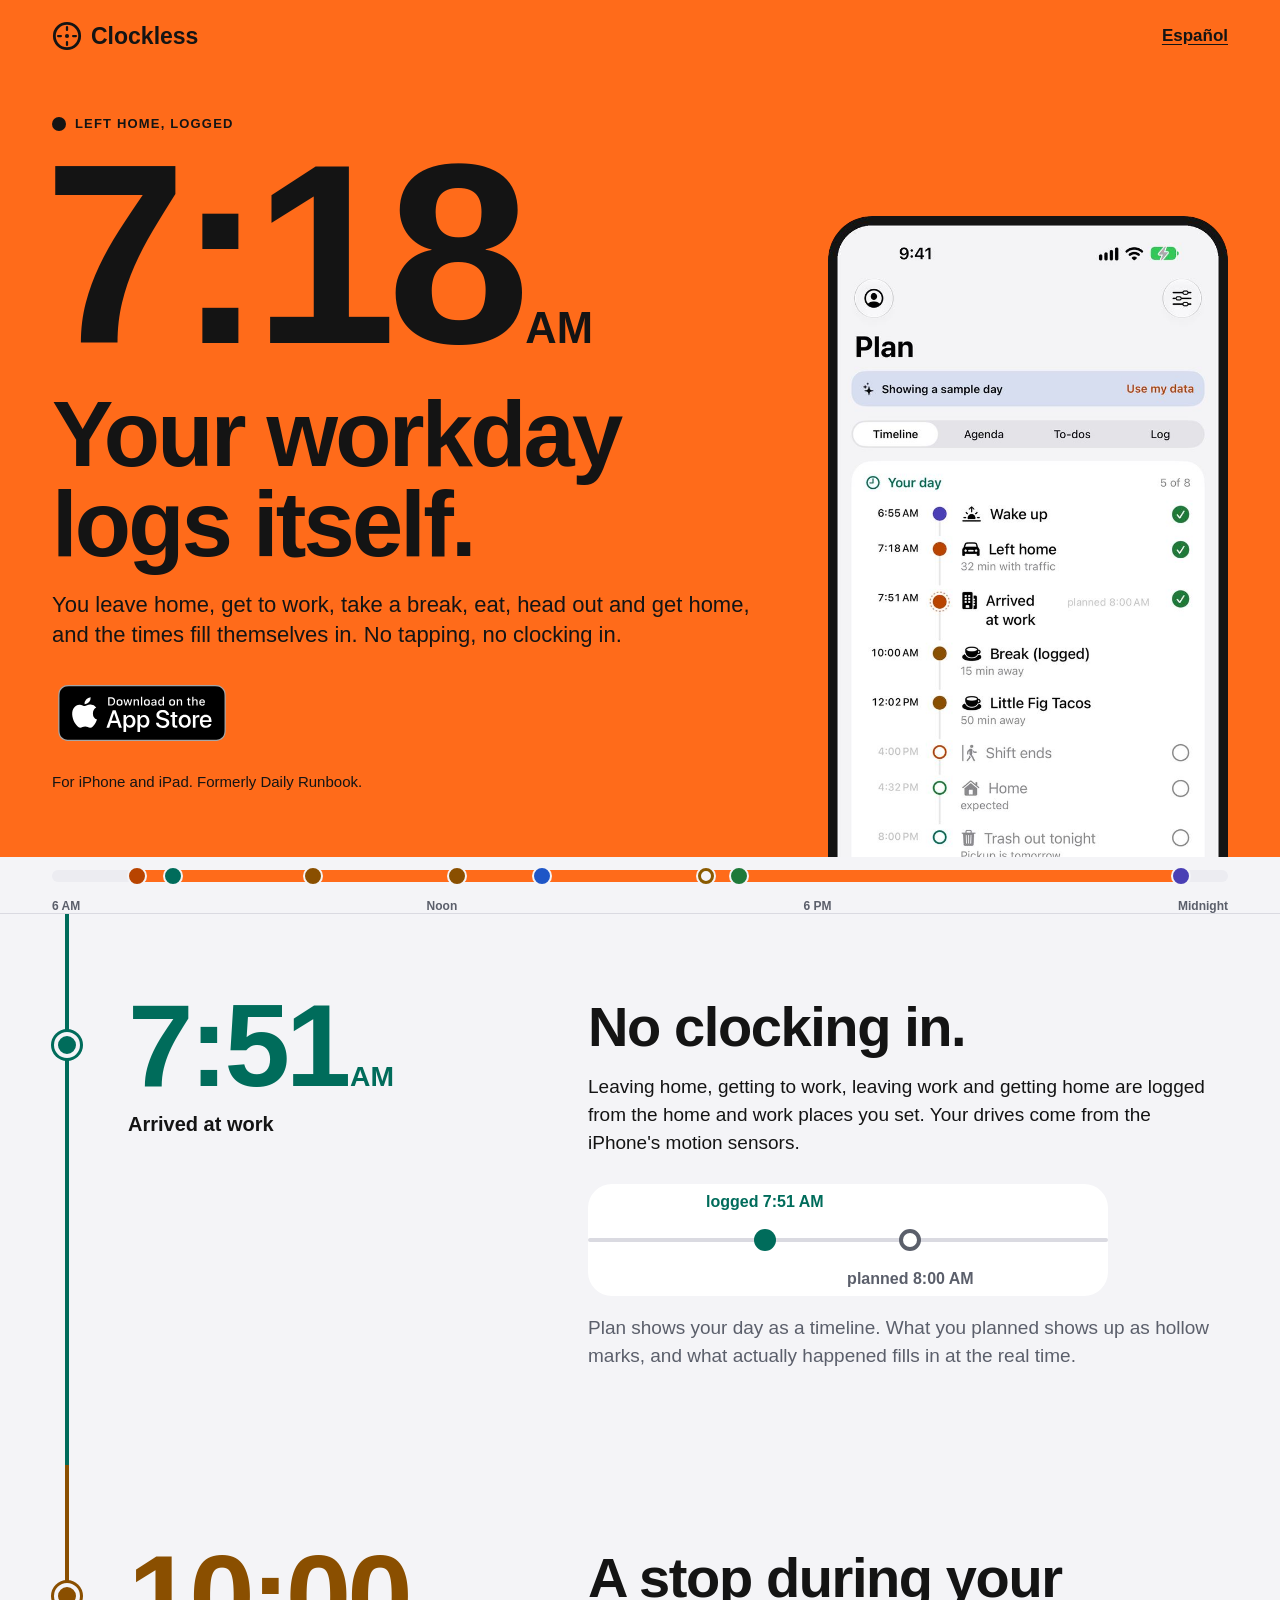
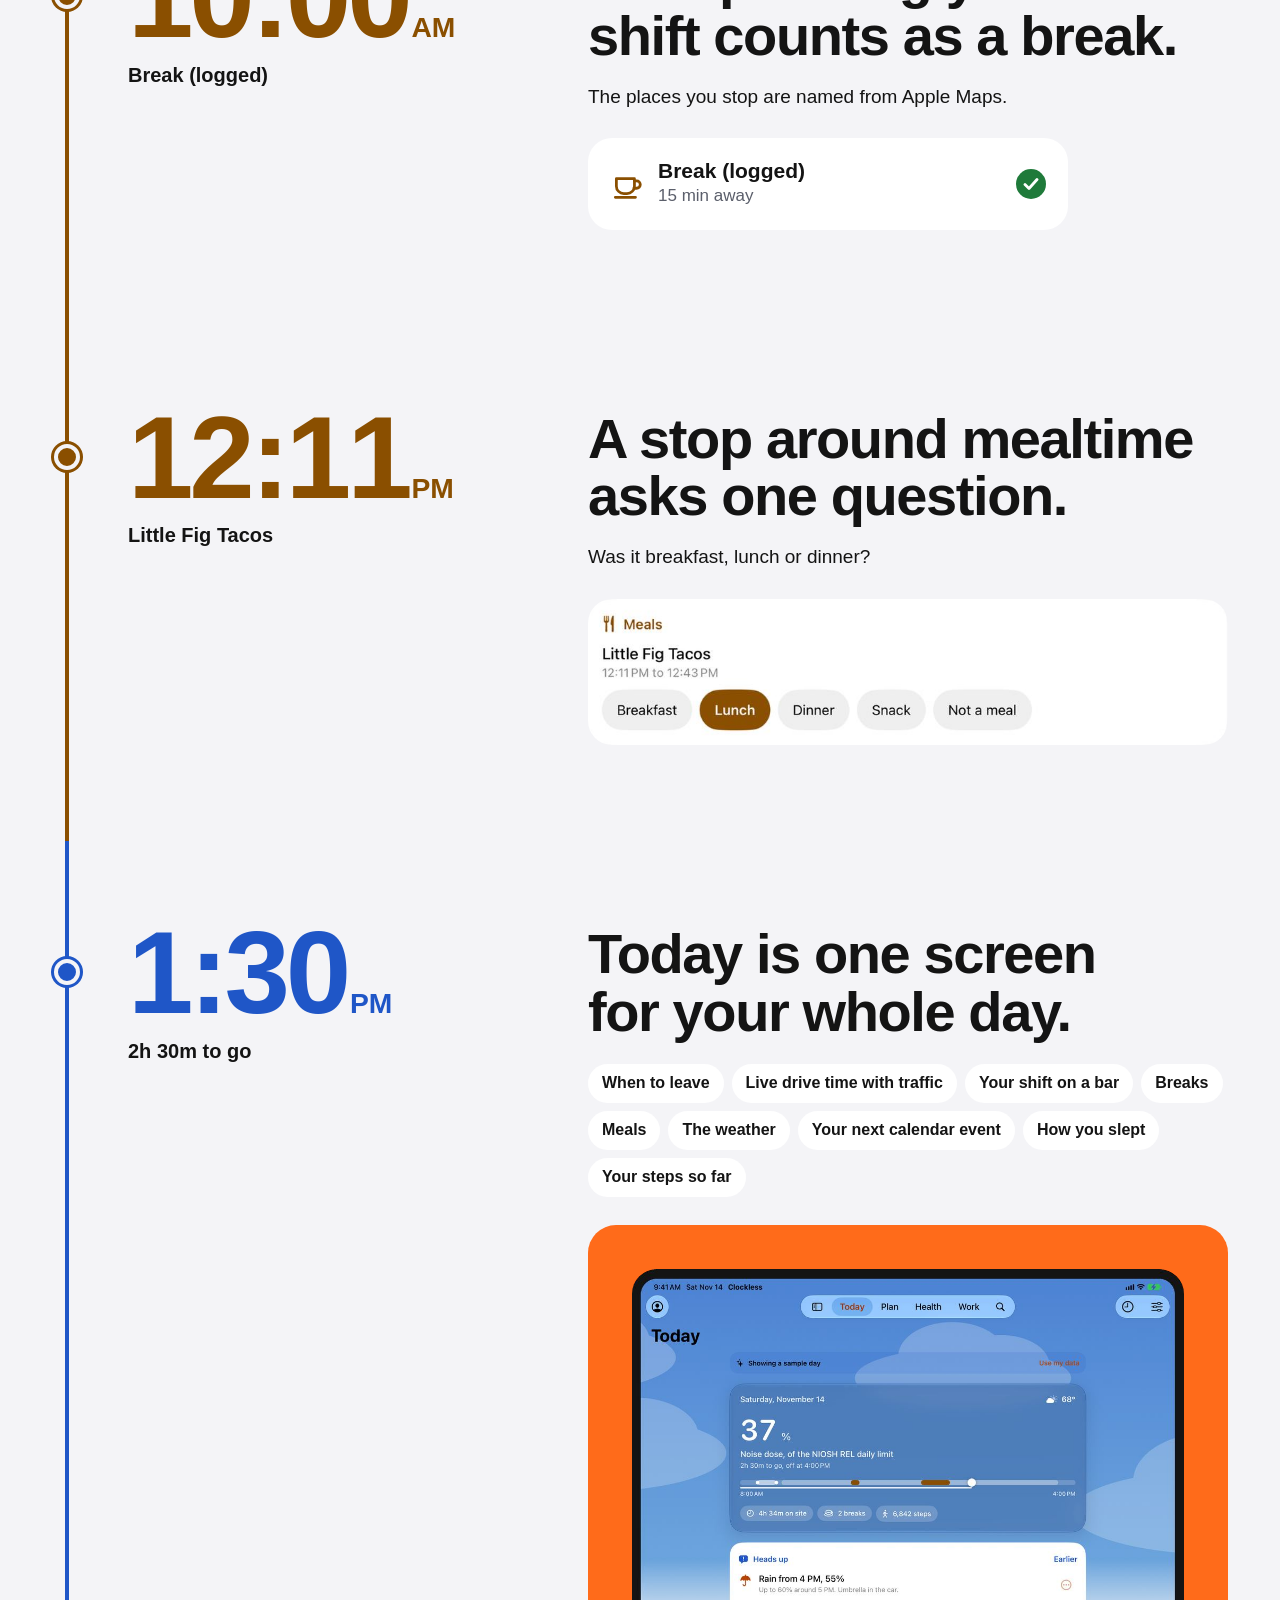
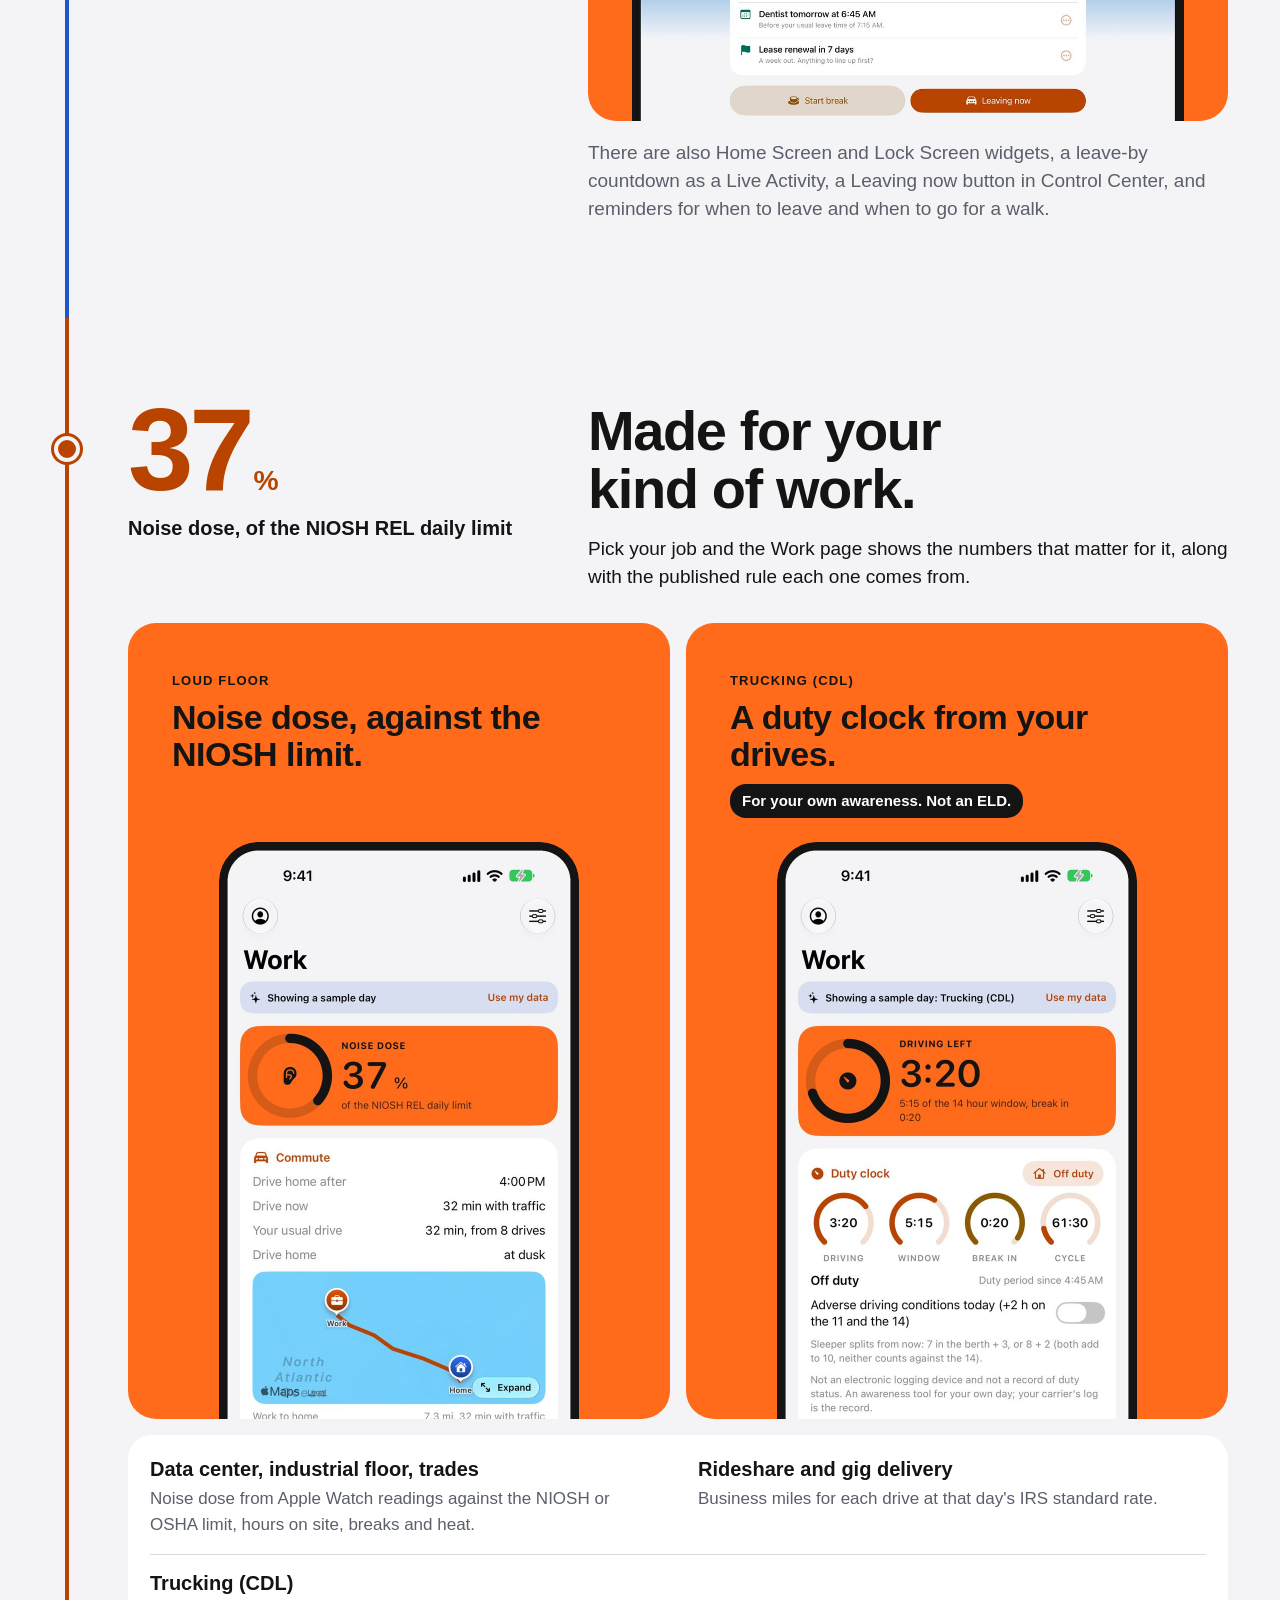
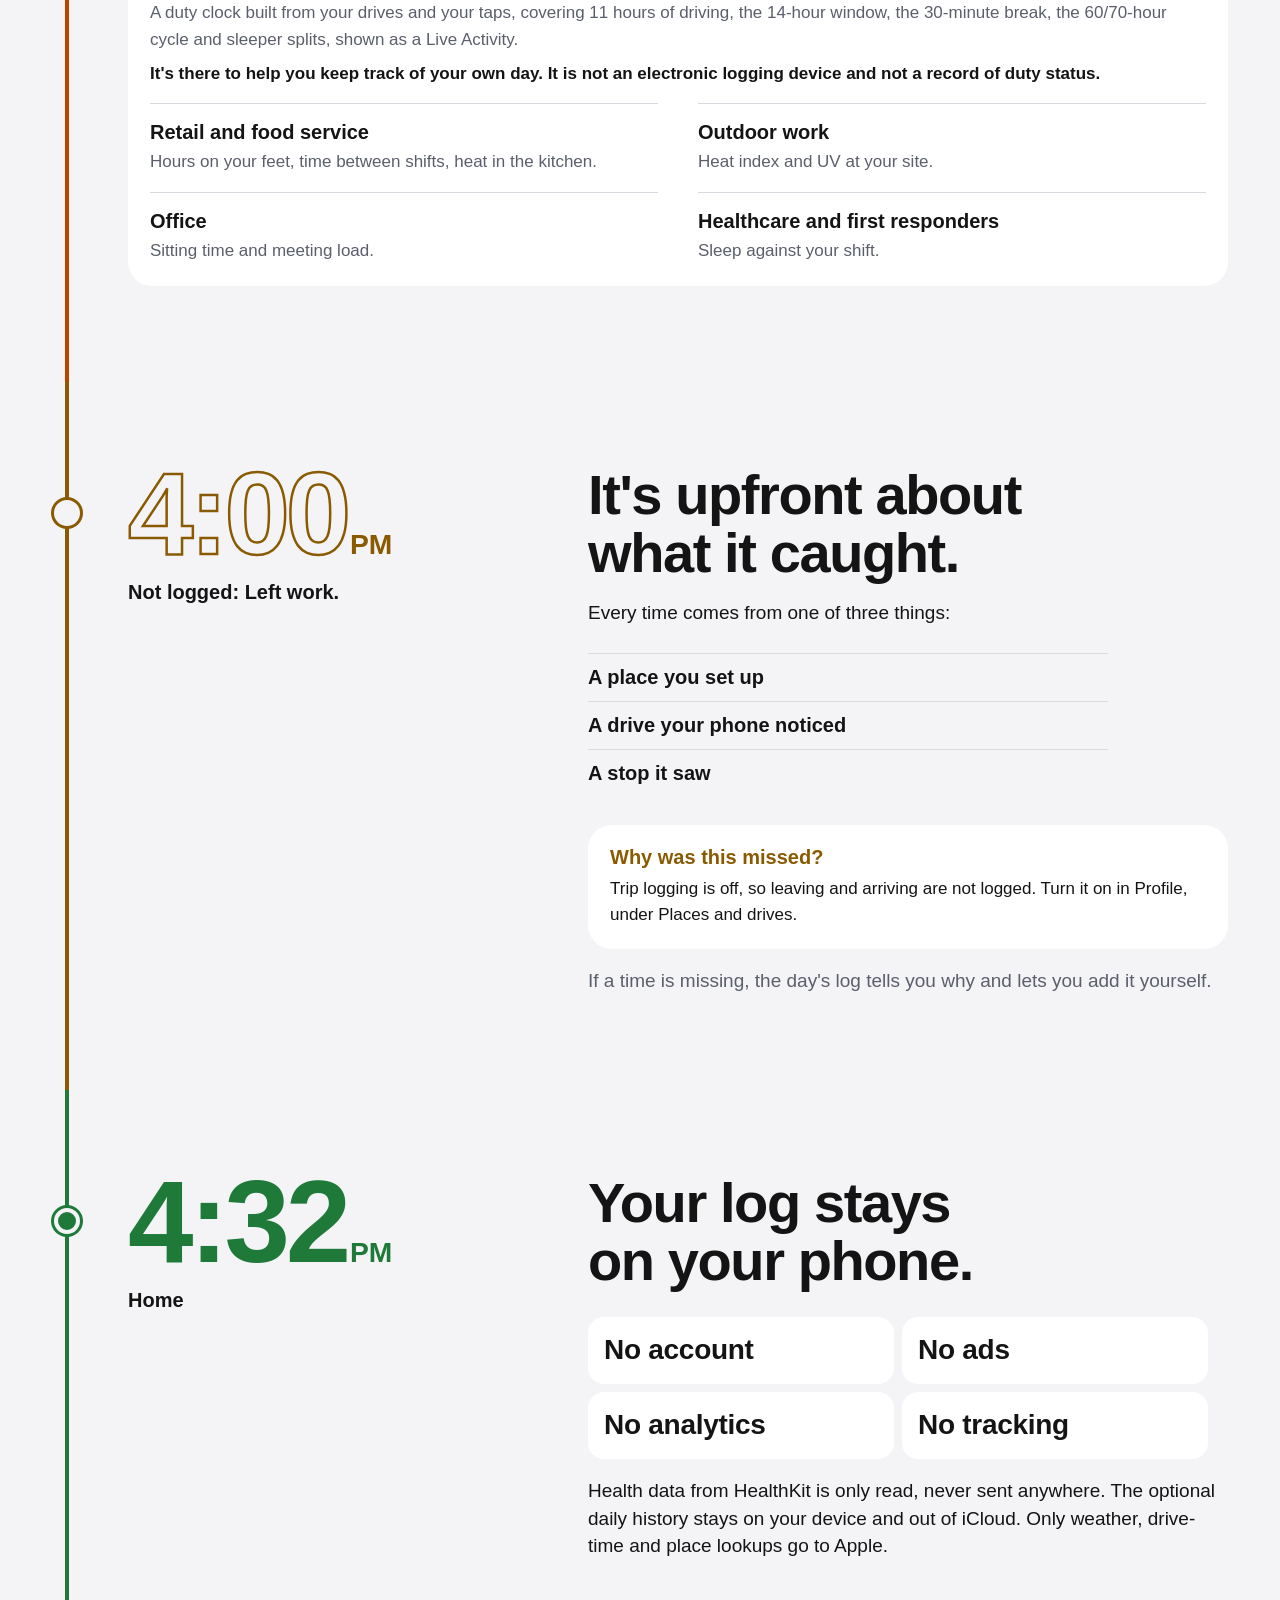
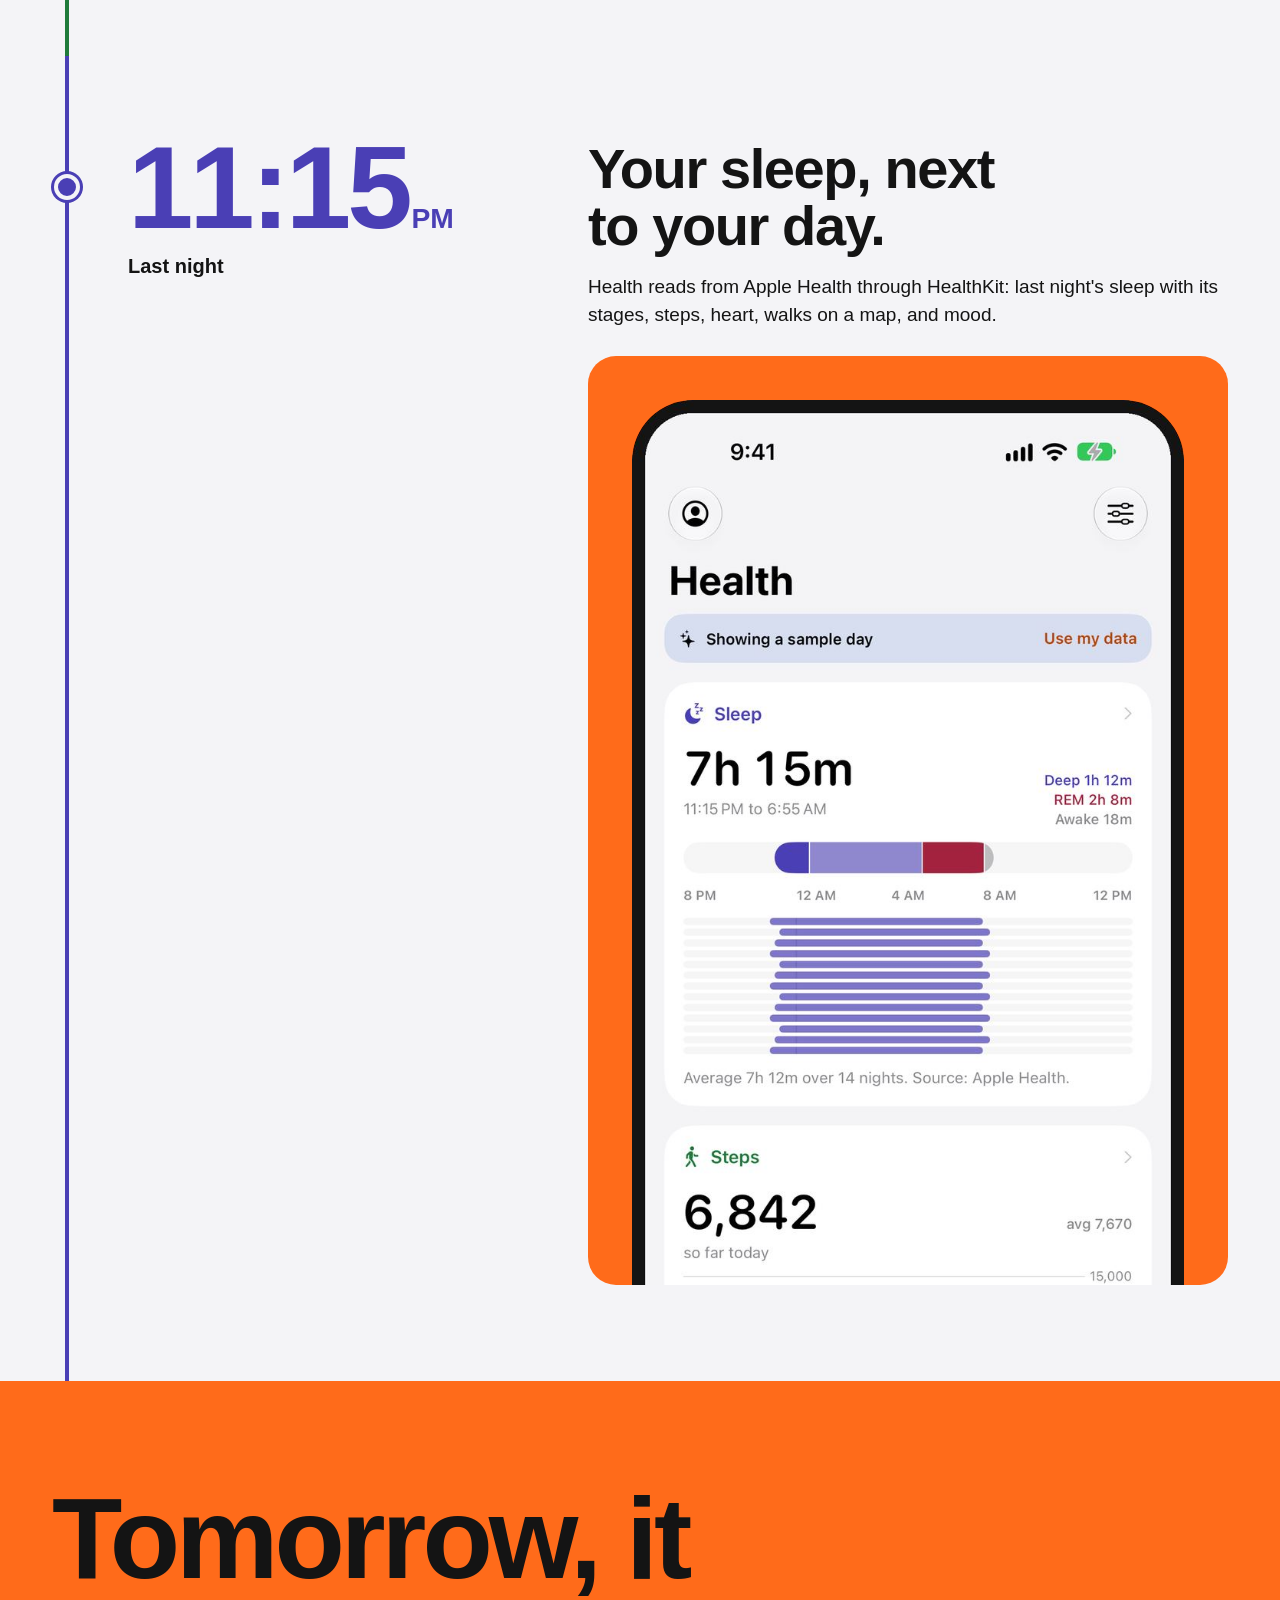
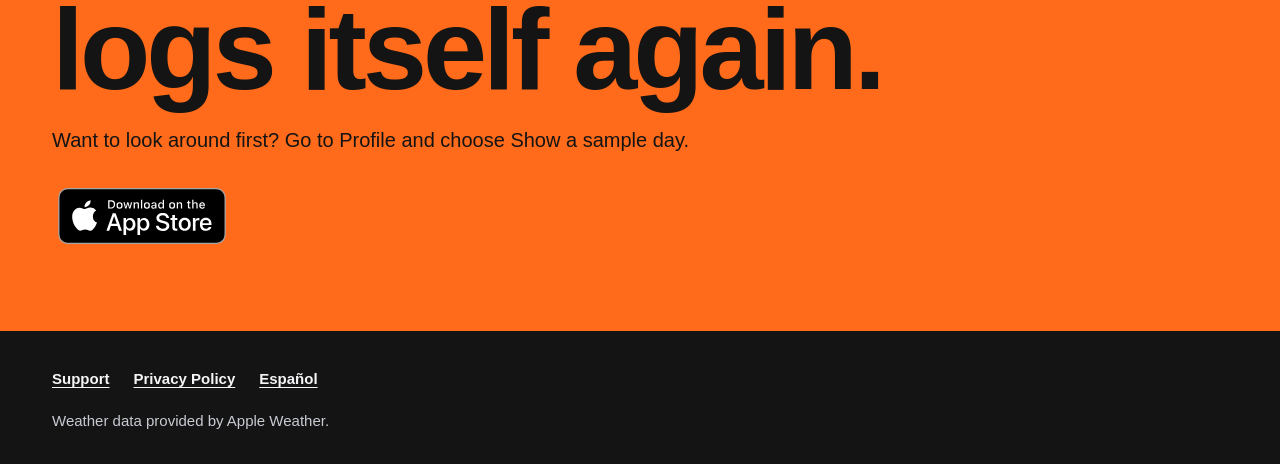
<file: index.html>
<!doctype html>
<html lang="en">
<head>
<meta charset="utf-8">
<meta name="viewport" content="width=device-width, initial-scale=1">
<title>Clockless: your workday logs itself</title>
<meta name="description" content="Leave home, get to work, take a break, eat, drive home: Clockless logs the times with no tapping and no clocking in. For iPhone and iPad.">
<link rel="canonical" href="https://amgarcia2235.github.io/runbook-site/">
<link rel="alternate" hreflang="en" href="https://amgarcia2235.github.io/runbook-site/">
<link rel="alternate" hreflang="es" href="https://amgarcia2235.github.io/runbook-site/es/">
<link rel="alternate" hreflang="x-default" href="https://amgarcia2235.github.io/runbook-site/">
<meta name="theme-color" content="#FF6B1A">
<meta property="og:type" content="website">
<meta property="og:site_name" content="Clockless">
<meta property="og:locale" content="en_US">
<meta property="og:title" content="Clockless: your workday logs itself">
<meta property="og:description" content="Leave home, get to work, take a break, eat, drive home: Clockless logs the times with no tapping and no clocking in. For iPhone and iPad.">
<meta property="og:url" content="https://amgarcia2235.github.io/runbook-site/">
<meta property="og:image" content="https://amgarcia2235.github.io/runbook-site/img/og.jpg">
<meta property="og:image:width" content="1200">
<meta property="og:image:height" content="630">
<meta name="twitter:card" content="summary_large_image">
<meta name="twitter:title" content="Clockless: your workday logs itself">
<meta name="twitter:description" content="Leave home, get to work, take a break, eat, drive home: Clockless logs the times with no tapping and no clocking in. For iPhone and iPad.">
<meta name="twitter:image" content="https://amgarcia2235.github.io/runbook-site/img/og.jpg">
<link rel="icon" type="image/png" sizes="32x32" href="favicon-32.png">
<link rel="apple-touch-icon" href="apple-touch-icon.png">
<link rel="stylesheet" href="style.css">
</head>
<body class="home">
<a class="skip" href="#day">Skip to the day</a>
<header class="hero">
<div class="wrap bar">
<a class="mark" href="./"><svg viewBox="0 0 32 32" aria-hidden="true" fill="none" stroke="currentColor"><circle cx="16" cy="16" r="13.5" stroke-width="3"/><path d="M16 6.5v3M16 22.5v3M6.5 16h3M22.5 16h3" stroke-width="2.4" stroke-linecap="round"/><circle cx="16" cy="16" r="2.2" fill="currentColor" stroke="none"/></svg>Clockless</a>
<a class="lang" href="es/" hreflang="es" lang="es">Español</a>
</div>
<div class="wrap hero-grid">
<div class="hero-copy">
<p class="label stamp">Left home, logged</p>
<p class="display hero-time">7:18<small>AM</small></p>
<h1>Your workday logs itself.</h1>
<p class="lede">You leave home, get to work, take a break, eat, head out and get home, and the times fill themselves in. No tapping, no clocking in.</p>
<a class="badge" href="https://apps.apple.com/app/id6830313926"><img src="img/badge.svg" width="168" height="56" alt="Download on the App Store"></a>
<p class="fine">For iPhone and iPad. Formerly Daily Runbook.</p>
</div>
<figure class="hero-phone"><img class="phone" src="img/plan.jpg" width="720" height="1154" alt="Clockless Plan screen showing a sample day as a timeline: left home at 7:18 AM, arrived at work at 7:51 AM, a logged break at 10:00 AM and lunch at 12:02 PM, with the rest of the day still hollow." fetchpriority="high"></figure>
</div>
</header>
<div class="strip" aria-hidden="true"><div class="wrap strip-in"><div class="track"><i class="shift"></i><i class="seg" style="left:7.2%;width:3.1%;--t:--e1"></i><i class="seg" style="left:10.3%;width:11.9%;--t:--e2"></i><i class="seg" style="left:22.2%;width:12.2%;--t:--e3"></i><i class="seg" style="left:34.4%;width:7.3%;--t:--e4"></i><i class="seg" style="left:41.7%;width:13.9%;--t:--e5"></i><i class="seg" style="left:55.6%;width:2.8%;--t:--e7"></i><i class="seg" style="left:58.4%;width:37.6%;--t:--e8"></i><i class="pin" style="left:7.2%;--c:var(--work)"></i><i class="pin" style="left:10.3%;--c:var(--plan);--t:--e1"></i><i class="pin" style="left:22.2%;--c:var(--food);--t:--e2"></i><i class="pin" style="left:34.4%;--c:var(--food);--t:--e3"></i><i class="pin" style="left:41.7%;--c:var(--today);--t:--e4"></i><i class="pin open" style="left:55.6%"></i><i class="pin" style="left:58.4%;--c:var(--done);--t:--e7"></i><i class="pin" style="left:96%;--c:var(--sleep);--t:--e8"></i><div class="ticks"><span>6 AM</span><span>Noon</span><span>6 PM</span><span>Midnight</span></div></div></div></div>
<main id="day" tabindex="-1">
<div class="wrap">
<ol class="log" aria-label="A sample day, from the app">
<li class="entry hub-plan" id="e1"><div class="rail" aria-hidden="true"><span class="node"></span></div><div class="when"><p class="display">7:51<small>AM</small></p><p class="what">Arrived at work</p></div>
<div class="body"><h2>No clocking in.</h2><p>Leaving home, getting to work, leaving work and getting home are logged from the home and work places you set. Your drives come from the iPhone's motion sensors.</p>
<div class="box vs" aria-hidden="true"><i class="vs-line"></i><i class="vs-dot solid"></i><i class="vs-dot hollow"></i><span class="vs-t a">logged 7:51 AM</span><span class="vs-t b">planned 8:00 AM</span></div>
<p class="side">Plan shows your day as a timeline. What you planned shows up as hollow marks, and what actually happened fills in at the real time.</p></div></li>
<li class="entry hub-food" id="e2"><div class="rail" aria-hidden="true"><span class="node"></span></div><div class="when"><p class="display">10:00<small>AM</small></p><p class="what">Break (logged)</p></div>
<div class="body"><h2>A stop during your shift counts as a break.</h2><p>The places you stop are named from Apple Maps.</p>
<div class="box row"><svg viewBox="0 0 32 32" aria-hidden="true" fill="none" stroke="currentColor" stroke-width="2.6" stroke-linecap="round" stroke-linejoin="round"><path d="M6 11h17v7a7 7 0 0 1-7 7h-3a7 7 0 0 1-7-7z"/><path d="M23 13h2a3.5 3.5 0 0 1 0 7h-2.4M5 28.5h19"/></svg><div><b>Break (logged)</b><span>15 min away</span></div><svg class="ok" viewBox="0 0 30 30" aria-hidden="true"><circle cx="15" cy="15" r="15" fill="currentColor"/><path d="M9 15.5l4 4 8-9" fill="none" stroke="var(--box)" stroke-width="2.8" stroke-linecap="round" stroke-linejoin="round"/></svg></div></div></li>
<li class="entry hub-food" id="e3"><div class="rail" aria-hidden="true"><span class="node"></span></div><div class="when"><p class="display">12:11<small>PM</small></p><p class="what">Little Fig Tacos</p></div>
<div class="body"><h2>A stop around mealtime asks one question.</h2><p>Was it breakfast, lunch or dinner?</p><img class="shot" src="img/meals.jpg" width="900" height="206" alt="The Meals card for a stop at Little Fig Tacos from 12:11 PM to 12:43 PM, with Lunch chosen from Breakfast, Lunch, Dinner, Snack and Not a meal." loading="lazy"></div></li>
<li class="entry hub-today" id="e4"><div class="rail" aria-hidden="true"><span class="node"></span></div><div class="when"><p class="display">1:30<small>PM</small></p><p class="what">2h 30m to go</p></div>
<div class="body"><h2>Today is one screen for your whole day.</h2>
<ul class="chips"><li>When to leave</li><li>Live drive time with traffic</li><li>Your shift on a bar</li><li>Breaks</li><li>Meals</li><li>The weather</li><li>Your next calendar event</li><li>How you slept</li><li>Your steps so far</li></ul>
<figure class="plate"><img class="tablet" src="img/today-ipad.jpg" width="1040" height="853" alt="Clockless Today screen on iPad: a noise dose of 37 percent, the shift drawn on a bar from 8:00 AM to 4:00 PM, and heads-up notes for rain and tomorrow." loading="lazy"></figure>
<p class="side">There are also Home Screen and Lock Screen widgets, a leave-by countdown as a Live Activity, a Leaving now button in Control Center, and reminders for when to leave and when to go for a walk.</p></div></li>
<li class="entry entry-work hub-work" id="e5"><div class="rail" aria-hidden="true"><span class="node"></span></div><div class="when"><p class="display">37<small><span>%</span></small></p><p class="what">Noise dose, of the NIOSH REL daily limit</p></div>
<div class="body"><h2>Made for your kind of work.</h2><p>Pick your job and the Work page shows the numbers that matter for it, along with the published rule each one comes from.</p></div>
<div class="full">
<div class="plates">
<figure class="plate"><figcaption><span class="label">Loud floor</span><strong>Noise dose, against the NIOSH limit.</strong></figcaption><img class="phone" src="img/noise.jpg" width="720" height="1154" alt="Clockless Work screen with a noise dose of 37 percent of the NIOSH REL daily limit, above the commute and travel log." loading="lazy"></figure>
<figure class="plate"><figcaption><span class="label">Trucking (CDL)</span><strong>A duty clock from your drives.</strong><span class="tag">For your own awareness. Not an ELD.</span></figcaption><img class="phone" src="img/trucking.jpg" width="720" height="1154" alt="Clockless Work screen for trucking: 3 hours 20 minutes of driving left, gauges for driving, window, break and cycle, and a note that it is not an electronic logging device." loading="lazy"></figure>
</div>
<dl class="jobs">
<div><dt>Data center, industrial floor, trades</dt><dd>Noise dose from Apple Watch readings against the NIOSH or OSHA limit, hours on site, breaks and heat.</dd></div>
<div><dt>Rideshare and gig delivery</dt><dd>Business miles for each drive at that day's IRS standard rate.</dd></div>
<div class="wide"><dt>Trucking (CDL)</dt><dd>A duty clock built from your drives and your taps, covering 11 hours of driving, the 14-hour window, the 30-minute break, the 60/70-hour cycle and sleeper splits, shown as a Live Activity.<span class="must">It's there to help you keep track of your own day. It is not an electronic logging device and not a record of duty status.</span></dd></div>
<div><dt>Retail and food service</dt><dd>Hours on your feet, time between shifts, heat in the kitchen.</dd></div>
<div><dt>Outdoor work</dt><dd>Heat index and UV at your site.</dd></div>
<div><dt>Office</dt><dd>Sitting time and meeting load.</dd></div>
<div><dt>Healthcare and first responders</dt><dd>Sleep against your shift.</dd></div>
</dl>
</div></li>
<li class="entry hub-due" id="e6"><div class="rail" aria-hidden="true"><span class="node"></span></div><div class="when"><p class="display hollow-time">4:00<small>PM</small></p><p class="what">Not logged: Left work.</p></div>
<div class="body"><h2>It's upfront about what it caught.</h2><p>Every time comes from one of three things:</p>
<ul class="sources"><li>A place you set up</li><li>A drive your phone noticed</li><li>A stop it saw</li></ul>
<div class="box why"><h3>Why was this missed?</h3><p>Trip logging is off, so leaving and arriving are not logged. Turn it on in Profile, under Places and drives.</p></div>
<p class="side">If a time is missing, the day's log tells you why and lets you add it yourself.</p></div></li>
<li class="entry hub-done" id="e7"><div class="rail" aria-hidden="true"><span class="node"></span></div><div class="when"><p class="display">4:32<small>PM</small></p><p class="what">Home</p></div>
<div class="body"><h2>Your log stays on your phone.</h2>
<ul class="nots"><li>No account</li><li>No ads</li><li>No analytics</li><li>No tracking</li></ul>
<p>Health data from HealthKit is only read, never sent anywhere. The optional daily history stays on your device and out of iCloud. Only weather, drive-time and place lookups go to Apple.</p></div></li>
<li class="entry hub-sleep" id="e8"><div class="rail" aria-hidden="true"><span class="node"></span></div><div class="when"><p class="display">11:15<small>PM</small></p><p class="what">Last night</p></div>
<div class="body"><h2>Your sleep, next to your day.</h2><p>Health reads from Apple Health through HealthKit: last night's sleep with its stages, steps, heart, walks on a map, and mood.</p>
<figure class="plate"><img class="phone" src="img/health.jpg" width="720" height="1154" alt="Clockless Health screen showing 7 hours 15 minutes of sleep from 11:15 PM to 6:55 AM, its stages, and steps so far today." loading="lazy"></figure></div></li>
</ol>
</div>
<section class="close"><div class="wrap">
<h2>Tomorrow, it logs itself again.</h2>
<p>Want to look around first? Go to Profile and choose Show a sample day.</p>
<a class="badge" href="https://apps.apple.com/app/id6830313926"><img src="img/badge.svg" width="168" height="56" alt="Download on the App Store" loading="lazy"></a>
</div></section>
</main>
<footer class="foot"><div class="wrap">
<nav aria-label="Clockless"><a href="support.html">Support</a><a href="privacy.html">Privacy Policy</a><a href="es/" hreflang="es" lang="es">Español</a></nav>
<p>Weather data provided by Apple Weather.</p>
</div></footer>
</body>
</html>
</file>
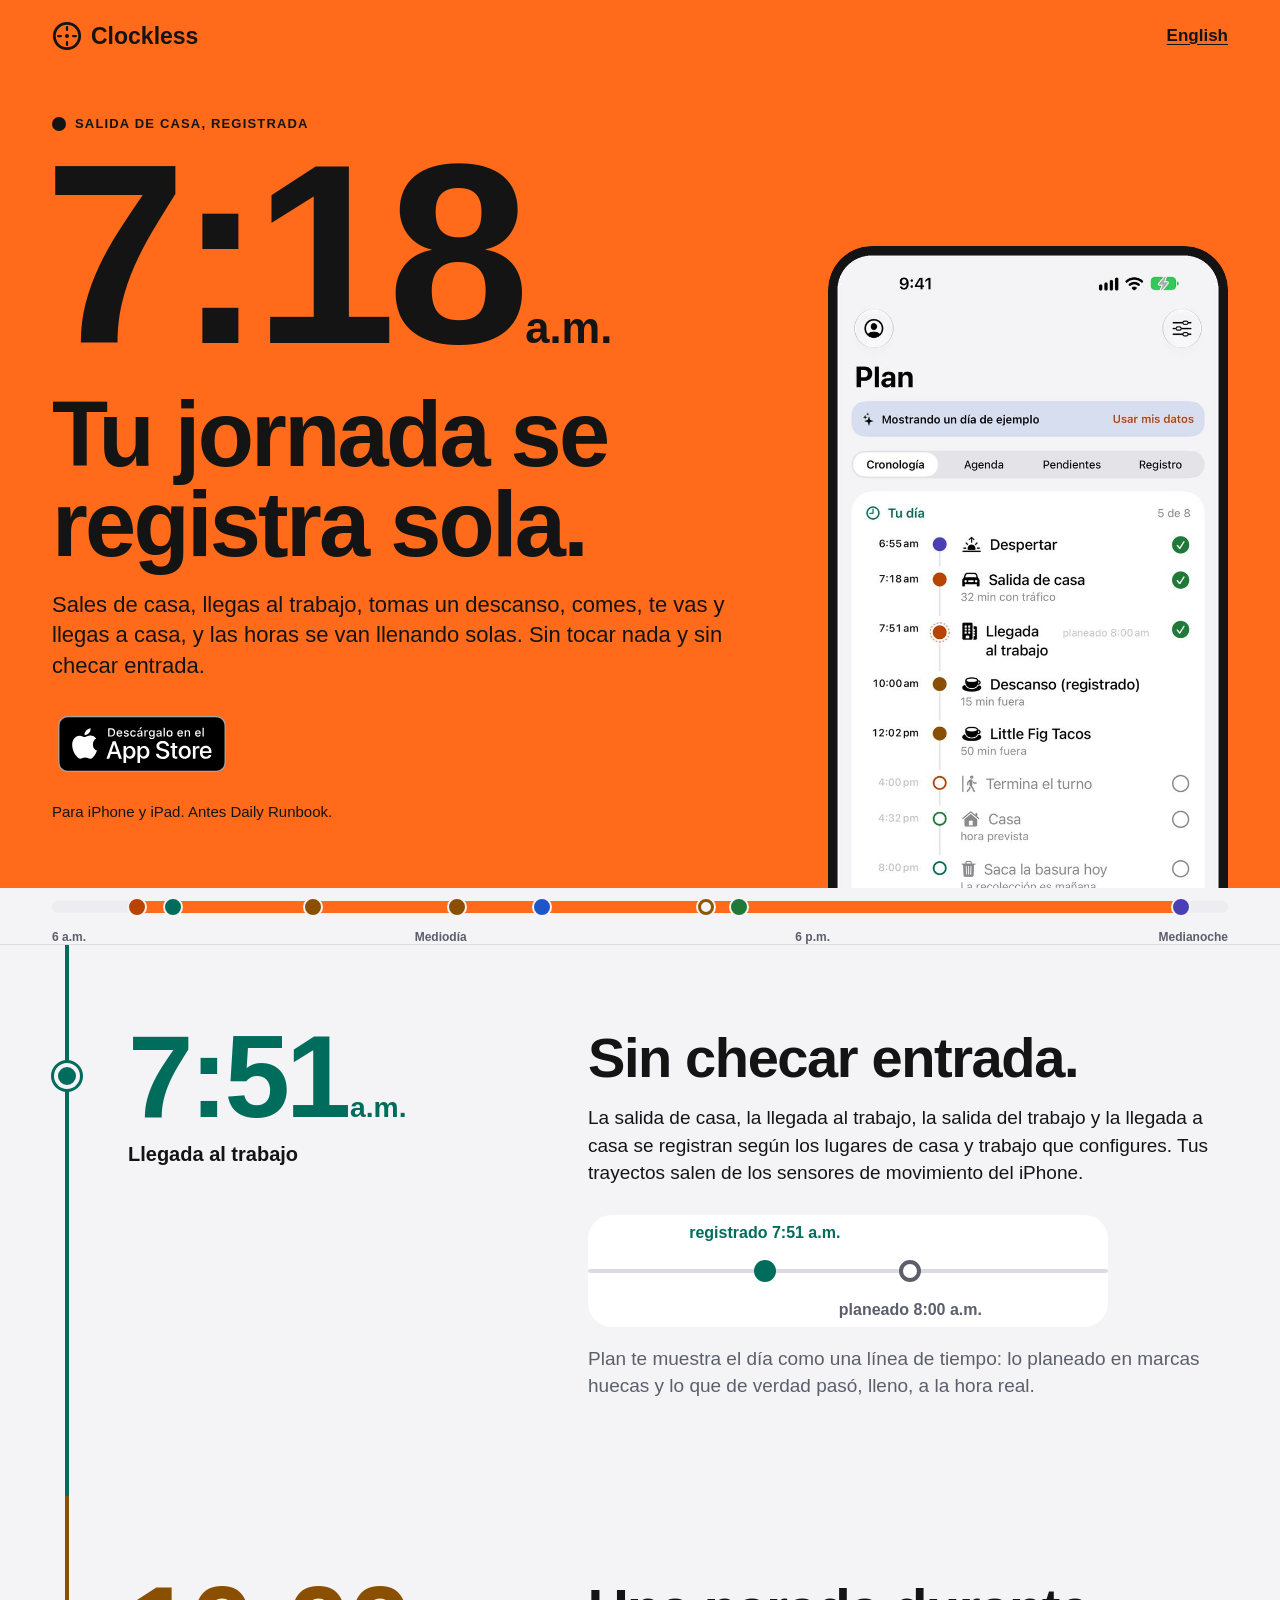
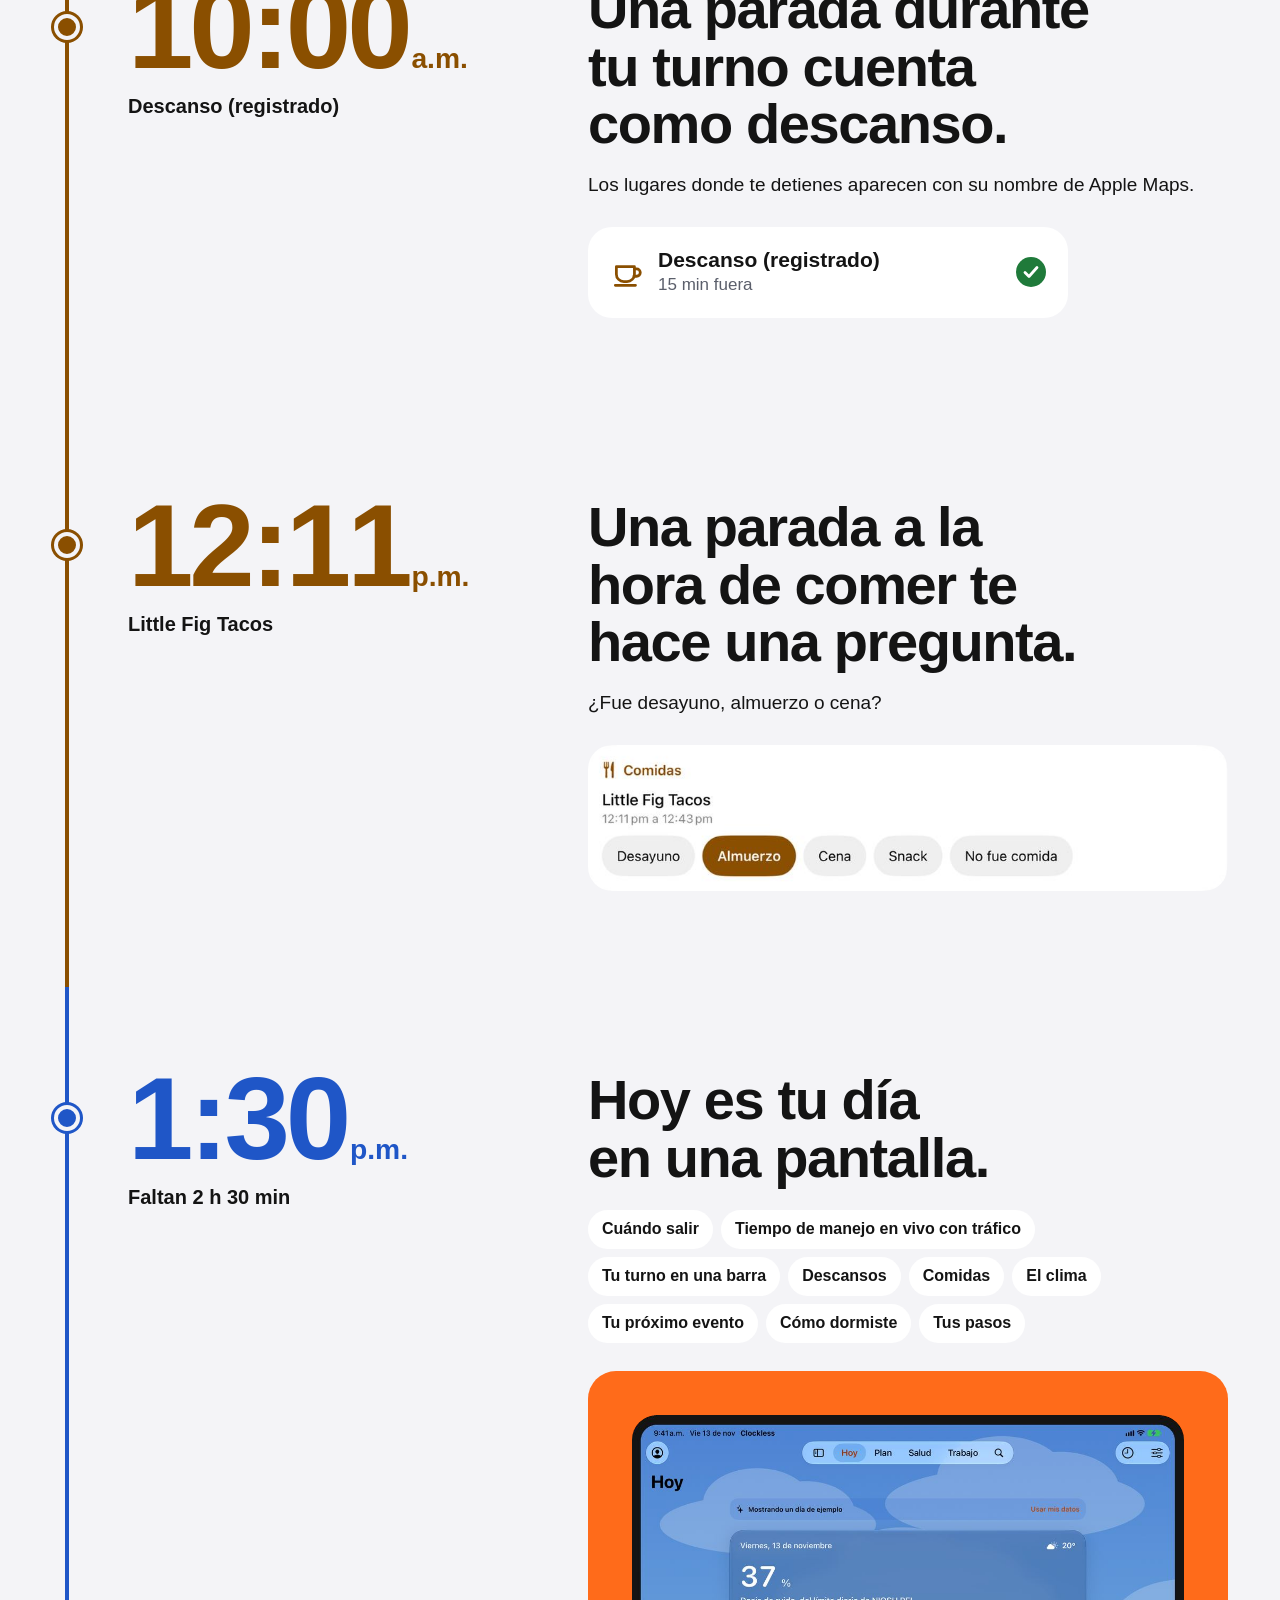
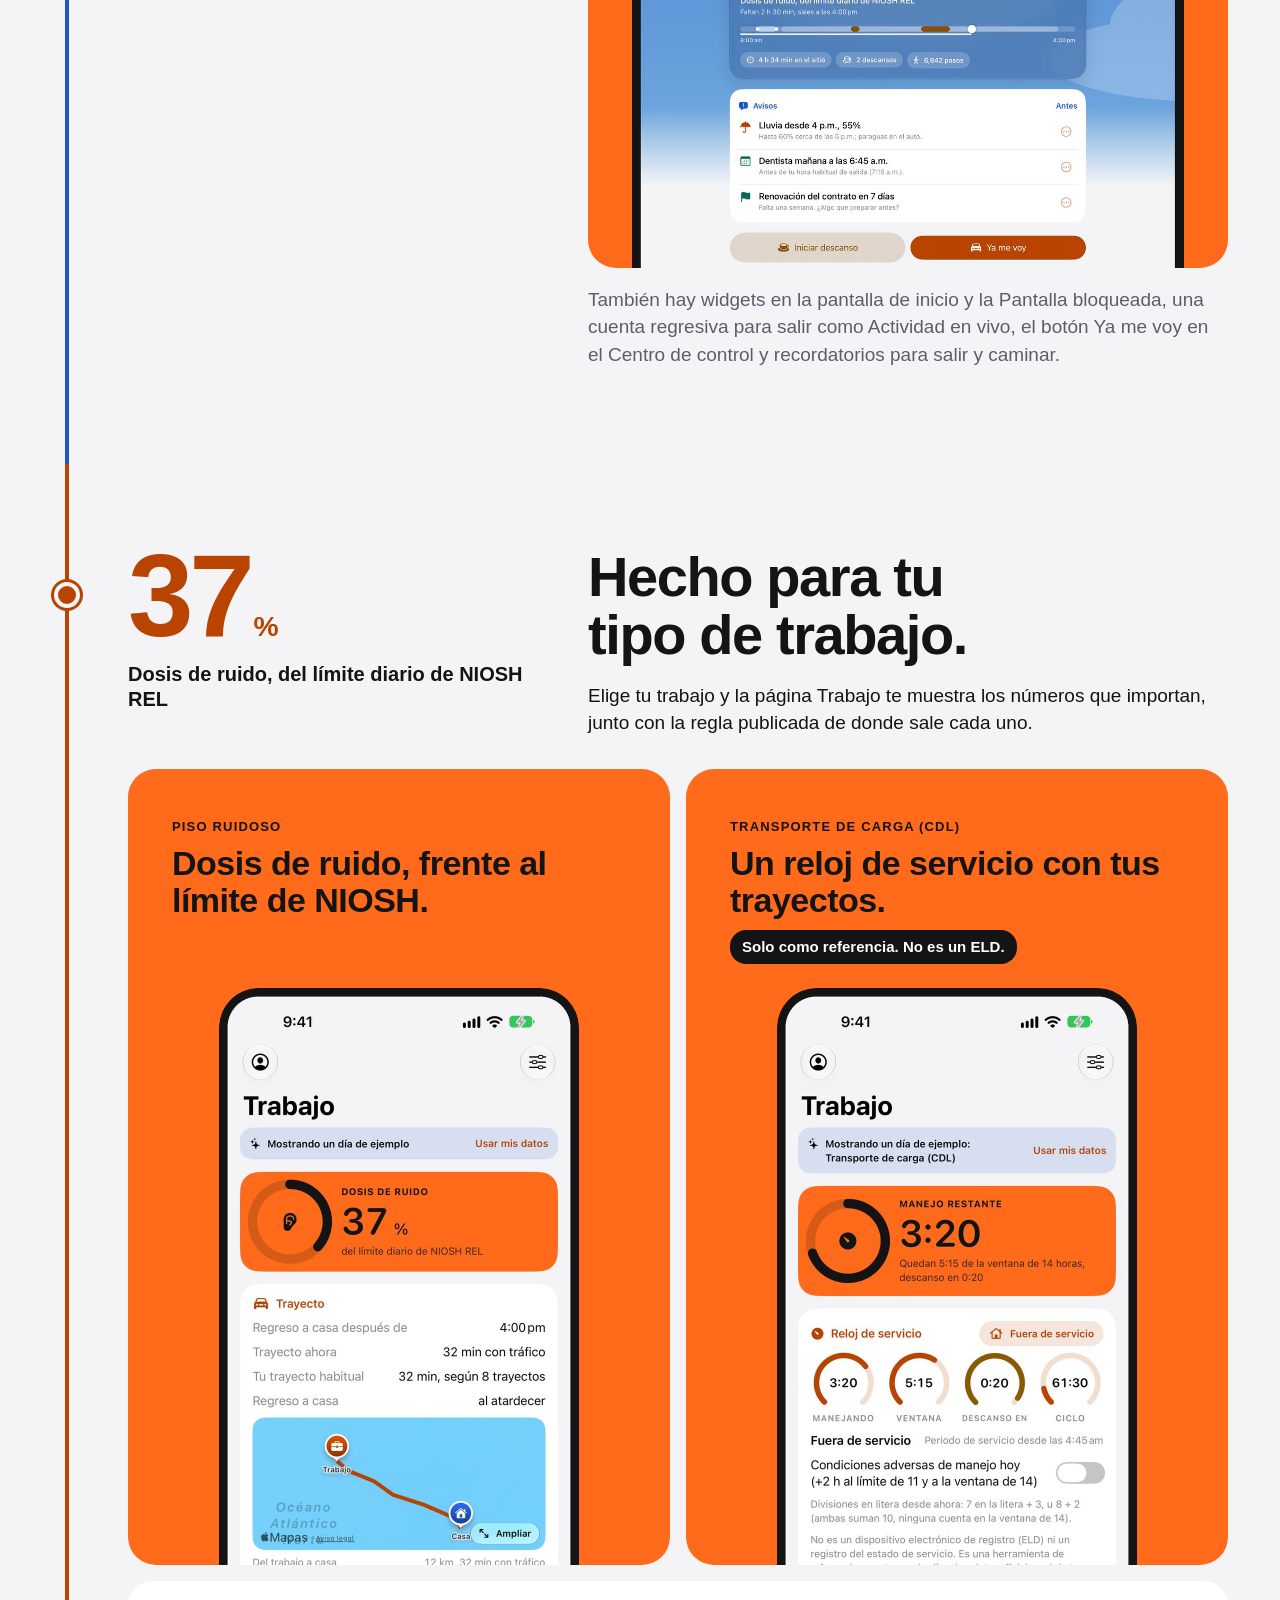
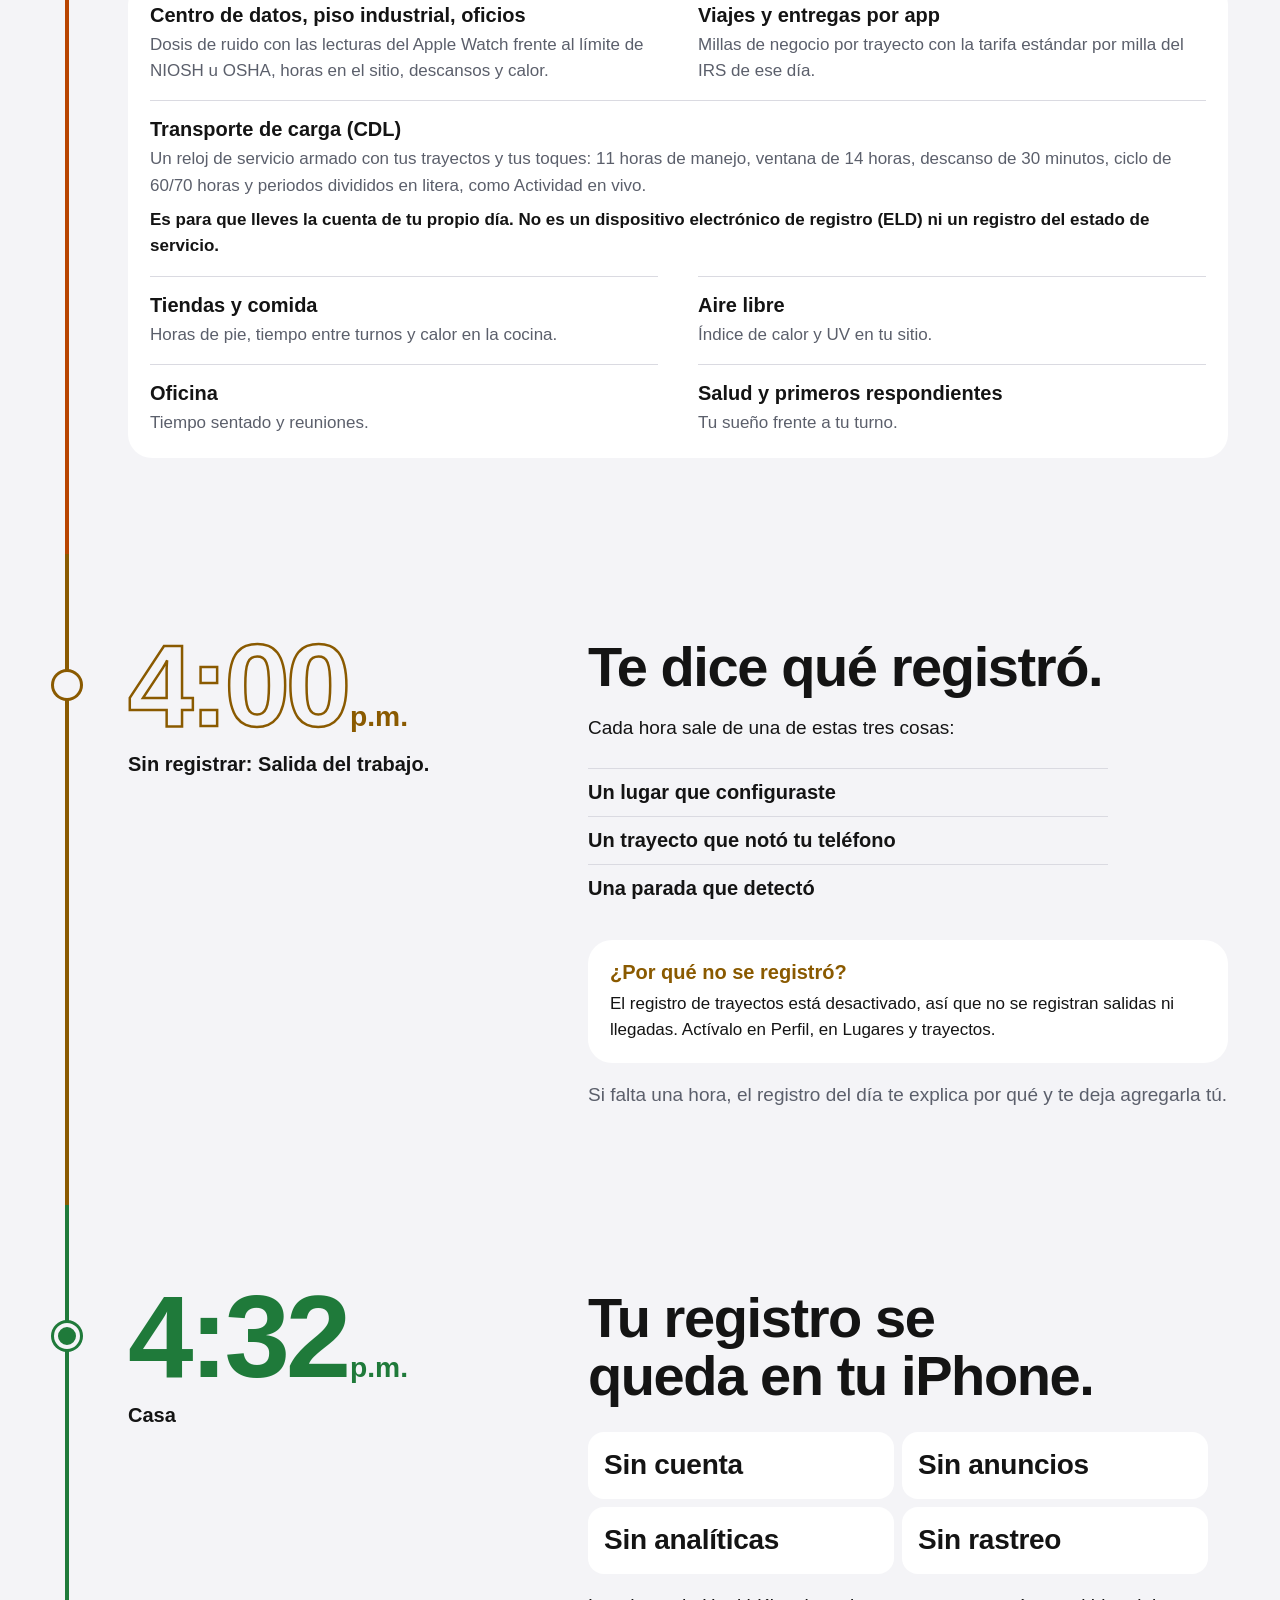
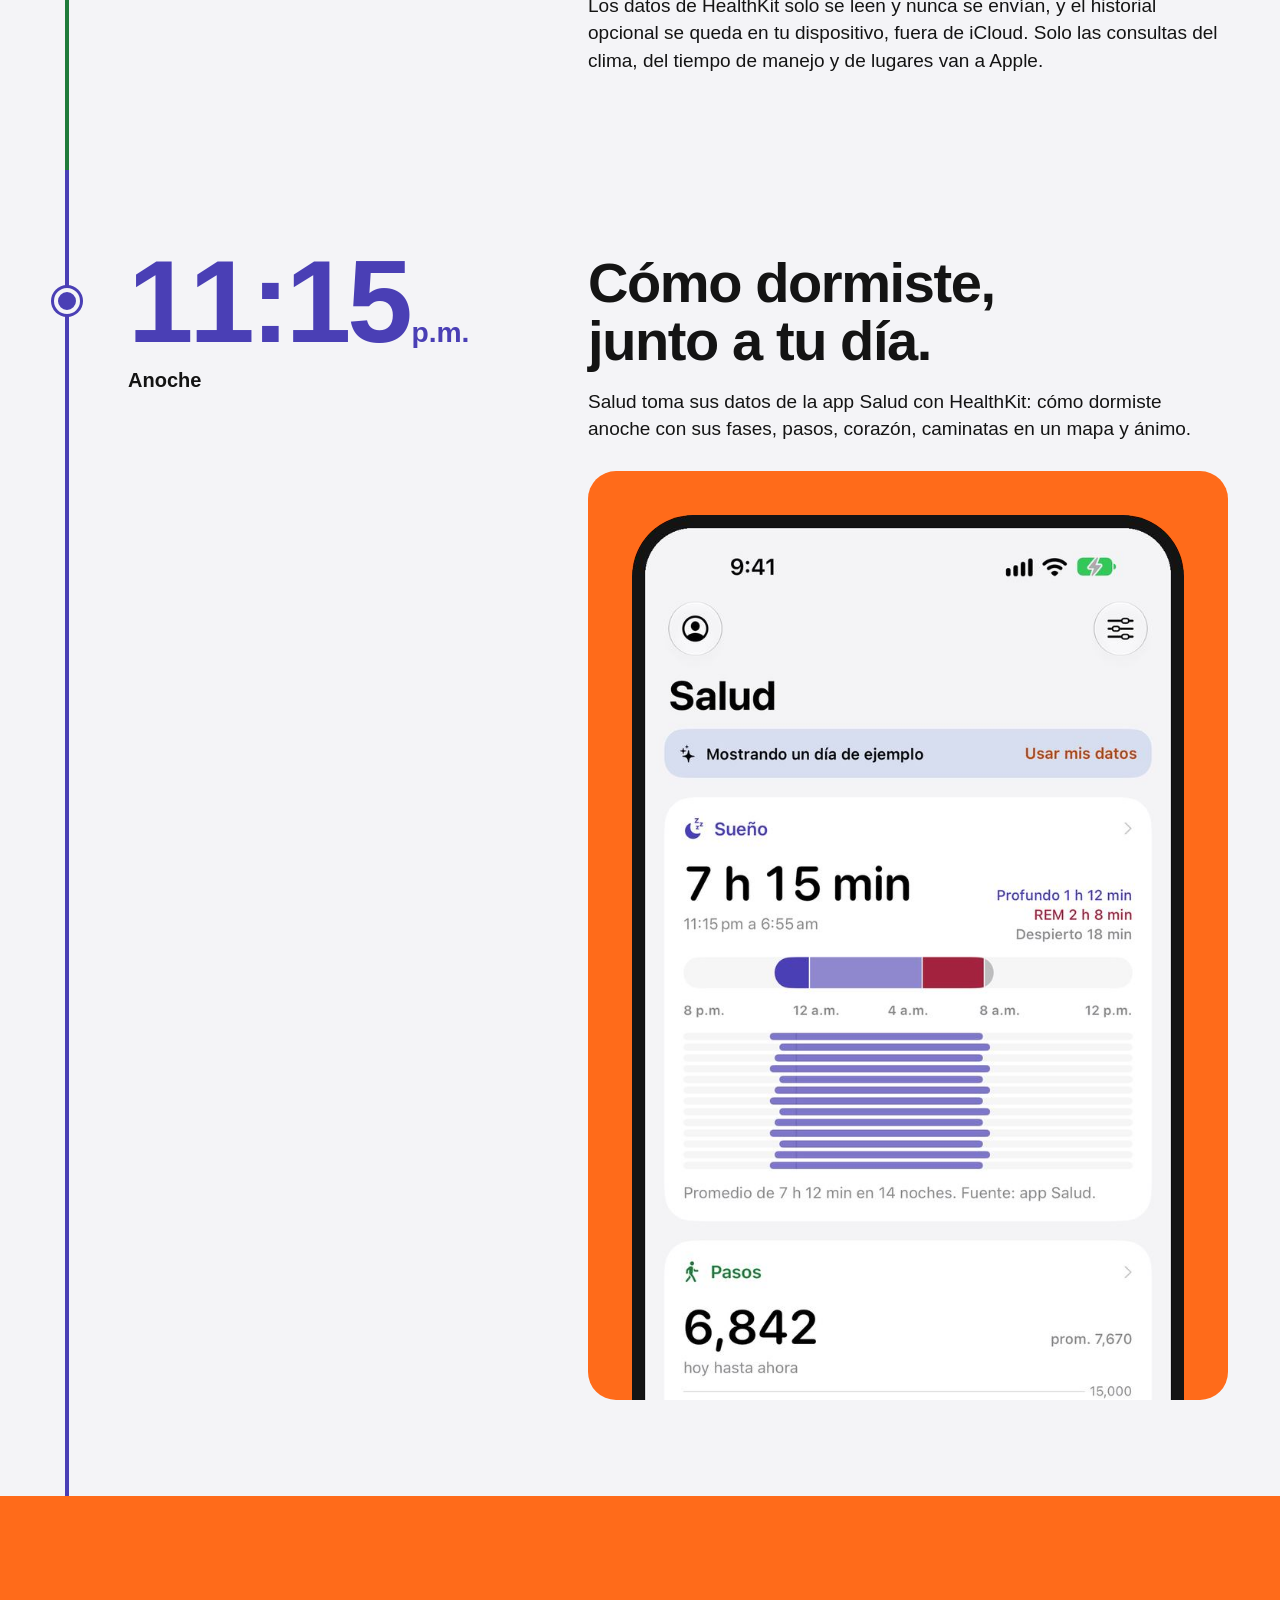
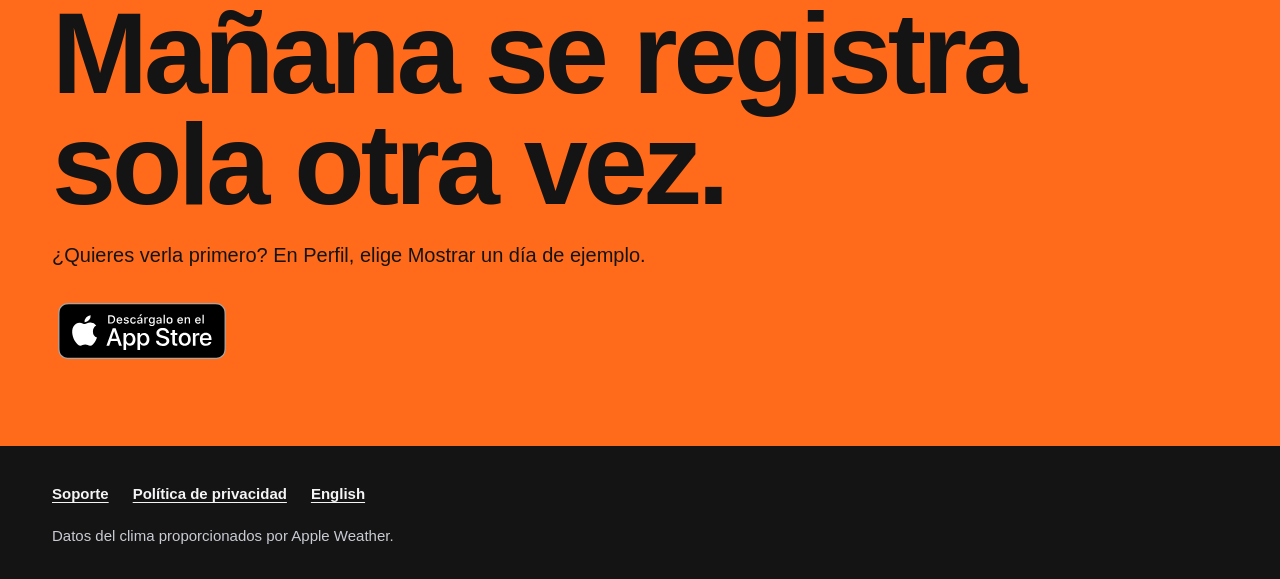
<file: es/index.html>
<!doctype html>
<html lang="es">
<head>
<meta charset="utf-8">
<meta name="viewport" content="width=device-width, initial-scale=1">
<title>Clockless: tu jornada se registra sola</title>
<meta name="description" content="Sales de casa, llegas al trabajo, tomas un descanso, comes, regresas: Clockless registra las horas sin tocar nada y sin checar entrada. Para iPhone y iPad.">
<link rel="canonical" href="https://amgarcia2235.github.io/runbook-site/es/">
<link rel="alternate" hreflang="en" href="https://amgarcia2235.github.io/runbook-site/">
<link rel="alternate" hreflang="es" href="https://amgarcia2235.github.io/runbook-site/es/">
<link rel="alternate" hreflang="x-default" href="https://amgarcia2235.github.io/runbook-site/">
<meta name="theme-color" content="#FF6B1A">
<meta property="og:type" content="website">
<meta property="og:site_name" content="Clockless">
<meta property="og:locale" content="es_MX">
<meta property="og:title" content="Clockless: tu jornada se registra sola">
<meta property="og:description" content="Sales de casa, llegas al trabajo, tomas un descanso, comes, regresas: Clockless registra las horas sin tocar nada y sin checar entrada. Para iPhone y iPad.">
<meta property="og:url" content="https://amgarcia2235.github.io/runbook-site/es/">
<meta property="og:image" content="https://amgarcia2235.github.io/runbook-site/img/og-es.jpg">
<meta property="og:image:width" content="1200">
<meta property="og:image:height" content="630">
<meta name="twitter:card" content="summary_large_image">
<meta name="twitter:title" content="Clockless: tu jornada se registra sola">
<meta name="twitter:description" content="Sales de casa, llegas al trabajo, tomas un descanso, comes, regresas: Clockless registra las horas sin tocar nada y sin checar entrada. Para iPhone y iPad.">
<meta name="twitter:image" content="https://amgarcia2235.github.io/runbook-site/img/og-es.jpg">
<link rel="icon" type="image/png" sizes="32x32" href="../favicon-32.png">
<link rel="apple-touch-icon" href="../apple-touch-icon.png">
<link rel="stylesheet" href="../style.css">
</head>
<body class="home">
<a class="skip" href="#day">Saltar al día</a>
<header class="hero">
<div class="wrap bar">
<a class="mark" href="./"><svg viewBox="0 0 32 32" aria-hidden="true" fill="none" stroke="currentColor"><circle cx="16" cy="16" r="13.5" stroke-width="3"/><path d="M16 6.5v3M16 22.5v3M6.5 16h3M22.5 16h3" stroke-width="2.4" stroke-linecap="round"/><circle cx="16" cy="16" r="2.2" fill="currentColor" stroke="none"/></svg>Clockless</a>
<a class="lang" href="../" hreflang="en" lang="en">English</a>
</div>
<div class="wrap hero-grid">
<div class="hero-copy">
<p class="label stamp">Salida de casa, registrada</p>
<p class="display hero-time">7:18<small>a.m.</small></p>
<h1>Tu jornada se registra sola.</h1>
<p class="lede">Sales de casa, llegas al trabajo, tomas un descanso, comes, te vas y llegas a casa, y las horas se van llenando solas. Sin tocar nada y sin checar entrada.</p>
<a class="badge" href="https://apps.apple.com/app/id6830313926"><img src="../img/es/badge.svg" width="168" height="56" alt="Descargar en el App Store"></a>
<p class="fine">Para iPhone y iPad. Antes Daily Runbook.</p>
</div>
<figure class="hero-phone"><img class="phone" src="../img/es/plan.jpg" width="720" height="1154" alt="Pantalla Plan de Clockless con un día de ejemplo como línea de tiempo: salida de casa a las 7:18 a.m., llegada al trabajo a las 7:51 a.m., un descanso registrado a las 10:00 a.m. y comida a las 12:02 p.m., con el resto del día todavía en marcas huecas." fetchpriority="high"></figure>
</div>
</header>
<div class="strip" aria-hidden="true"><div class="wrap strip-in"><div class="track"><i class="shift"></i><i class="seg" style="left:7.2%;width:3.1%;--t:--e1"></i><i class="seg" style="left:10.3%;width:11.9%;--t:--e2"></i><i class="seg" style="left:22.2%;width:12.2%;--t:--e3"></i><i class="seg" style="left:34.4%;width:7.3%;--t:--e4"></i><i class="seg" style="left:41.7%;width:13.9%;--t:--e5"></i><i class="seg" style="left:55.6%;width:2.8%;--t:--e7"></i><i class="seg" style="left:58.4%;width:37.6%;--t:--e8"></i><i class="pin" style="left:7.2%;--c:var(--work)"></i><i class="pin" style="left:10.3%;--c:var(--plan);--t:--e1"></i><i class="pin" style="left:22.2%;--c:var(--food);--t:--e2"></i><i class="pin" style="left:34.4%;--c:var(--food);--t:--e3"></i><i class="pin" style="left:41.7%;--c:var(--today);--t:--e4"></i><i class="pin open" style="left:55.6%"></i><i class="pin" style="left:58.4%;--c:var(--done);--t:--e7"></i><i class="pin" style="left:96%;--c:var(--sleep);--t:--e8"></i><div class="ticks"><span>6 a.m.</span><span>Mediodía</span><span>6 p.m.</span><span>Medianoche</span></div></div></div></div>
<main id="day" tabindex="-1">
<div class="wrap">
<ol class="log" aria-label="Un día de ejemplo, de la app">
<li class="entry hub-plan" id="e1"><div class="rail" aria-hidden="true"><span class="node"></span></div><div class="when"><p class="display">7:51<small>a.m.</small></p><p class="what">Llegada al trabajo</p></div>
<div class="body"><h2>Sin checar entrada.</h2><p>La salida de casa, la llegada al trabajo, la salida del trabajo y la llegada a casa se registran según los lugares de casa y trabajo que configures. Tus trayectos salen de los sensores de movimiento del iPhone.</p>
<div class="box vs" aria-hidden="true"><i class="vs-line"></i><i class="vs-dot solid"></i><i class="vs-dot hollow"></i><span class="vs-t a">registrado 7:51 a.m.</span><span class="vs-t b">planeado 8:00 a.m.</span></div>
<p class="side">Plan te muestra el día como una línea de tiempo: lo planeado en marcas huecas y lo que de verdad pasó, lleno, a la hora real.</p></div></li>
<li class="entry hub-food" id="e2"><div class="rail" aria-hidden="true"><span class="node"></span></div><div class="when"><p class="display">10:00<small>a.m.</small></p><p class="what">Descanso (registrado)</p></div>
<div class="body"><h2>Una parada durante tu turno cuenta como descanso.</h2><p>Los lugares donde te detienes aparecen con su nombre de Apple Maps.</p>
<div class="box row"><svg viewBox="0 0 32 32" aria-hidden="true" fill="none" stroke="currentColor" stroke-width="2.6" stroke-linecap="round" stroke-linejoin="round"><path d="M6 11h17v7a7 7 0 0 1-7 7h-3a7 7 0 0 1-7-7z"/><path d="M23 13h2a3.5 3.5 0 0 1 0 7h-2.4M5 28.5h19"/></svg><div><b>Descanso (registrado)</b><span>15 min fuera</span></div><svg class="ok" viewBox="0 0 30 30" aria-hidden="true"><circle cx="15" cy="15" r="15" fill="currentColor"/><path d="M9 15.5l4 4 8-9" fill="none" stroke="var(--box)" stroke-width="2.8" stroke-linecap="round" stroke-linejoin="round"/></svg></div></div></li>
<li class="entry hub-food" id="e3"><div class="rail" aria-hidden="true"><span class="node"></span></div><div class="when"><p class="display">12:11<small>p.m.</small></p><p class="what">Little Fig Tacos</p></div>
<div class="body"><h2>Una parada a la hora de comer te hace una pregunta.</h2><p>¿Fue desayuno, almuerzo o cena?</p><img class="shot" src="../img/es/meals.jpg" width="900" height="206" alt="Tarjeta Comidas de una parada en Little Fig Tacos de las 12:11 p.m. a las 12:43 p.m., con Almuerzo elegido entre Desayuno, Almuerzo, Cena, Snack y No fue comida." loading="lazy"></div></li>
<li class="entry hub-today" id="e4"><div class="rail" aria-hidden="true"><span class="node"></span></div><div class="when"><p class="display">1:30<small>p.m.</small></p><p class="what">Faltan 2 h 30 min</p></div>
<div class="body"><h2>Hoy es tu día en una pantalla.</h2>
<ul class="chips"><li>Cuándo salir</li><li>Tiempo de manejo en vivo con tráfico</li><li>Tu turno en una barra</li><li>Descansos</li><li>Comidas</li><li>El clima</li><li>Tu próximo evento</li><li>Cómo dormiste</li><li>Tus pasos</li></ul>
<figure class="plate"><img class="tablet" src="../img/es/today-ipad.jpg" width="1040" height="853" alt="Pantalla Hoy de Clockless en iPad: dosis de ruido de 37 por ciento, el turno en una barra de 8:00 a.m. a 4:00 p.m. y avisos de lluvia y del día siguiente." loading="lazy"></figure>
<p class="side">También hay widgets en la pantalla de inicio y la Pantalla bloqueada, una cuenta regresiva para salir como Actividad en vivo, el botón Ya me voy en el Centro de control y recordatorios para salir y caminar.</p></div></li>
<li class="entry entry-work hub-work" id="e5"><div class="rail" aria-hidden="true"><span class="node"></span></div><div class="when"><p class="display">37<small><span>%</span></small></p><p class="what">Dosis de ruido, del límite diario de NIOSH REL</p></div>
<div class="body"><h2>Hecho para tu tipo de trabajo.</h2><p>Elige tu trabajo y la página Trabajo te muestra los números que importan, junto con la regla publicada de donde sale cada uno.</p></div>
<div class="full">
<div class="plates">
<figure class="plate"><figcaption><span class="label">Piso ruidoso</span><strong>Dosis de ruido, frente al límite de NIOSH.</strong></figcaption><img class="phone" src="../img/es/noise.jpg" width="720" height="1154" alt="Pantalla Trabajo de Clockless con una dosis de ruido de 37 por ciento del límite diario de NIOSH REL, sobre el trayecto y el registro de trayectos." loading="lazy"></figure>
<figure class="plate"><figcaption><span class="label">Transporte de carga (CDL)</span><strong>Un reloj de servicio con tus trayectos.</strong><span class="tag">Solo como referencia. No es un ELD.</span></figcaption><img class="phone" src="../img/es/trucking.jpg" width="720" height="1154" alt="Pantalla Trabajo de Clockless para transporte de carga: quedan 3 horas 20 minutos de manejo, indicadores de manejo, ventana, descanso y ciclo, y una nota de que no es un dispositivo electrónico de registro." loading="lazy"></figure>
</div>
<dl class="jobs">
<div><dt>Centro de datos, piso industrial, oficios</dt><dd>Dosis de ruido con las lecturas del Apple Watch frente al límite de NIOSH u OSHA, horas en el sitio, descansos y calor.</dd></div>
<div><dt>Viajes y entregas por app</dt><dd>Millas de negocio por trayecto con la tarifa estándar por milla del IRS de ese día.</dd></div>
<div class="wide"><dt>Transporte de carga (CDL)</dt><dd>Un reloj de servicio armado con tus trayectos y tus toques: 11 horas de manejo, ventana de 14 horas, descanso de 30 minutos, ciclo de 60/70 horas y periodos divididos en litera, como Actividad en vivo.<span class="must">Es para que lleves la cuenta de tu propio día. No es un dispositivo electrónico de registro (ELD) ni un registro del estado de servicio.</span></dd></div>
<div><dt>Tiendas y comida</dt><dd>Horas de pie, tiempo entre turnos y calor en la cocina.</dd></div>
<div><dt>Aire libre</dt><dd>Índice de calor y UV en tu sitio.</dd></div>
<div><dt>Oficina</dt><dd>Tiempo sentado y reuniones.</dd></div>
<div><dt>Salud y primeros respondientes</dt><dd>Tu sueño frente a tu turno.</dd></div>
</dl>
</div></li>
<li class="entry hub-due" id="e6"><div class="rail" aria-hidden="true"><span class="node"></span></div><div class="when"><p class="display hollow-time">4:00<small>p.m.</small></p><p class="what">Sin registrar: Salida del trabajo.</p></div>
<div class="body"><h2>Te dice qué registró.</h2><p>Cada hora sale de una de estas tres cosas:</p>
<ul class="sources"><li>Un lugar que configuraste</li><li>Un trayecto que notó tu teléfono</li><li>Una parada que detectó</li></ul>
<div class="box why"><h3>¿Por qué no se registró?</h3><p>El registro de trayectos está desactivado, así que no se registran salidas ni llegadas. Actívalo en Perfil, en Lugares y trayectos.</p></div>
<p class="side">Si falta una hora, el registro del día te explica por qué y te deja agregarla tú.</p></div></li>
<li class="entry hub-done" id="e7"><div class="rail" aria-hidden="true"><span class="node"></span></div><div class="when"><p class="display">4:32<small>p.m.</small></p><p class="what">Casa</p></div>
<div class="body"><h2>Tu registro se queda en tu iPhone.</h2>
<ul class="nots"><li>Sin cuenta</li><li>Sin anuncios</li><li>Sin analíticas</li><li>Sin rastreo</li></ul>
<p>Los datos de HealthKit solo se leen y nunca se envían, y el historial opcional se queda en tu dispositivo, fuera de iCloud. Solo las consultas del clima, del tiempo de manejo y de lugares van a Apple.</p></div></li>
<li class="entry hub-sleep" id="e8"><div class="rail" aria-hidden="true"><span class="node"></span></div><div class="when"><p class="display">11:15<small>p.m.</small></p><p class="what">Anoche</p></div>
<div class="body"><h2>Cómo dormiste, junto a tu día.</h2><p>Salud toma sus datos de la app Salud con HealthKit: cómo dormiste anoche con sus fases, pasos, corazón, caminatas en un mapa y ánimo.</p>
<figure class="plate"><img class="phone" src="../img/es/health.jpg" width="720" height="1154" alt="Pantalla Salud de Clockless con 7 horas 15 minutos de sueño, de las 11:15 p.m. a las 6:55 a.m., sus fases y los pasos de hoy." loading="lazy"></figure></div></li>
</ol>
</div>
<section class="close"><div class="wrap">
<h2>Mañana se registra sola otra vez.</h2>
<p>¿Quieres verla primero? En Perfil, elige Mostrar un día de ejemplo.</p>
<a class="badge" href="https://apps.apple.com/app/id6830313926"><img src="../img/es/badge.svg" width="168" height="56" alt="Descargar en el App Store" loading="lazy"></a>
</div></section>
</main>
<footer class="foot"><div class="wrap">
<nav aria-label="Clockless"><a href="support.html">Soporte</a><a href="privacy.html">Política de privacidad</a><a href="../" hreflang="en" lang="en">English</a></nav>
<p>Datos del clima proporcionados por Apple Weather.</p>
</div></footer>
</body>
</html>
</file>
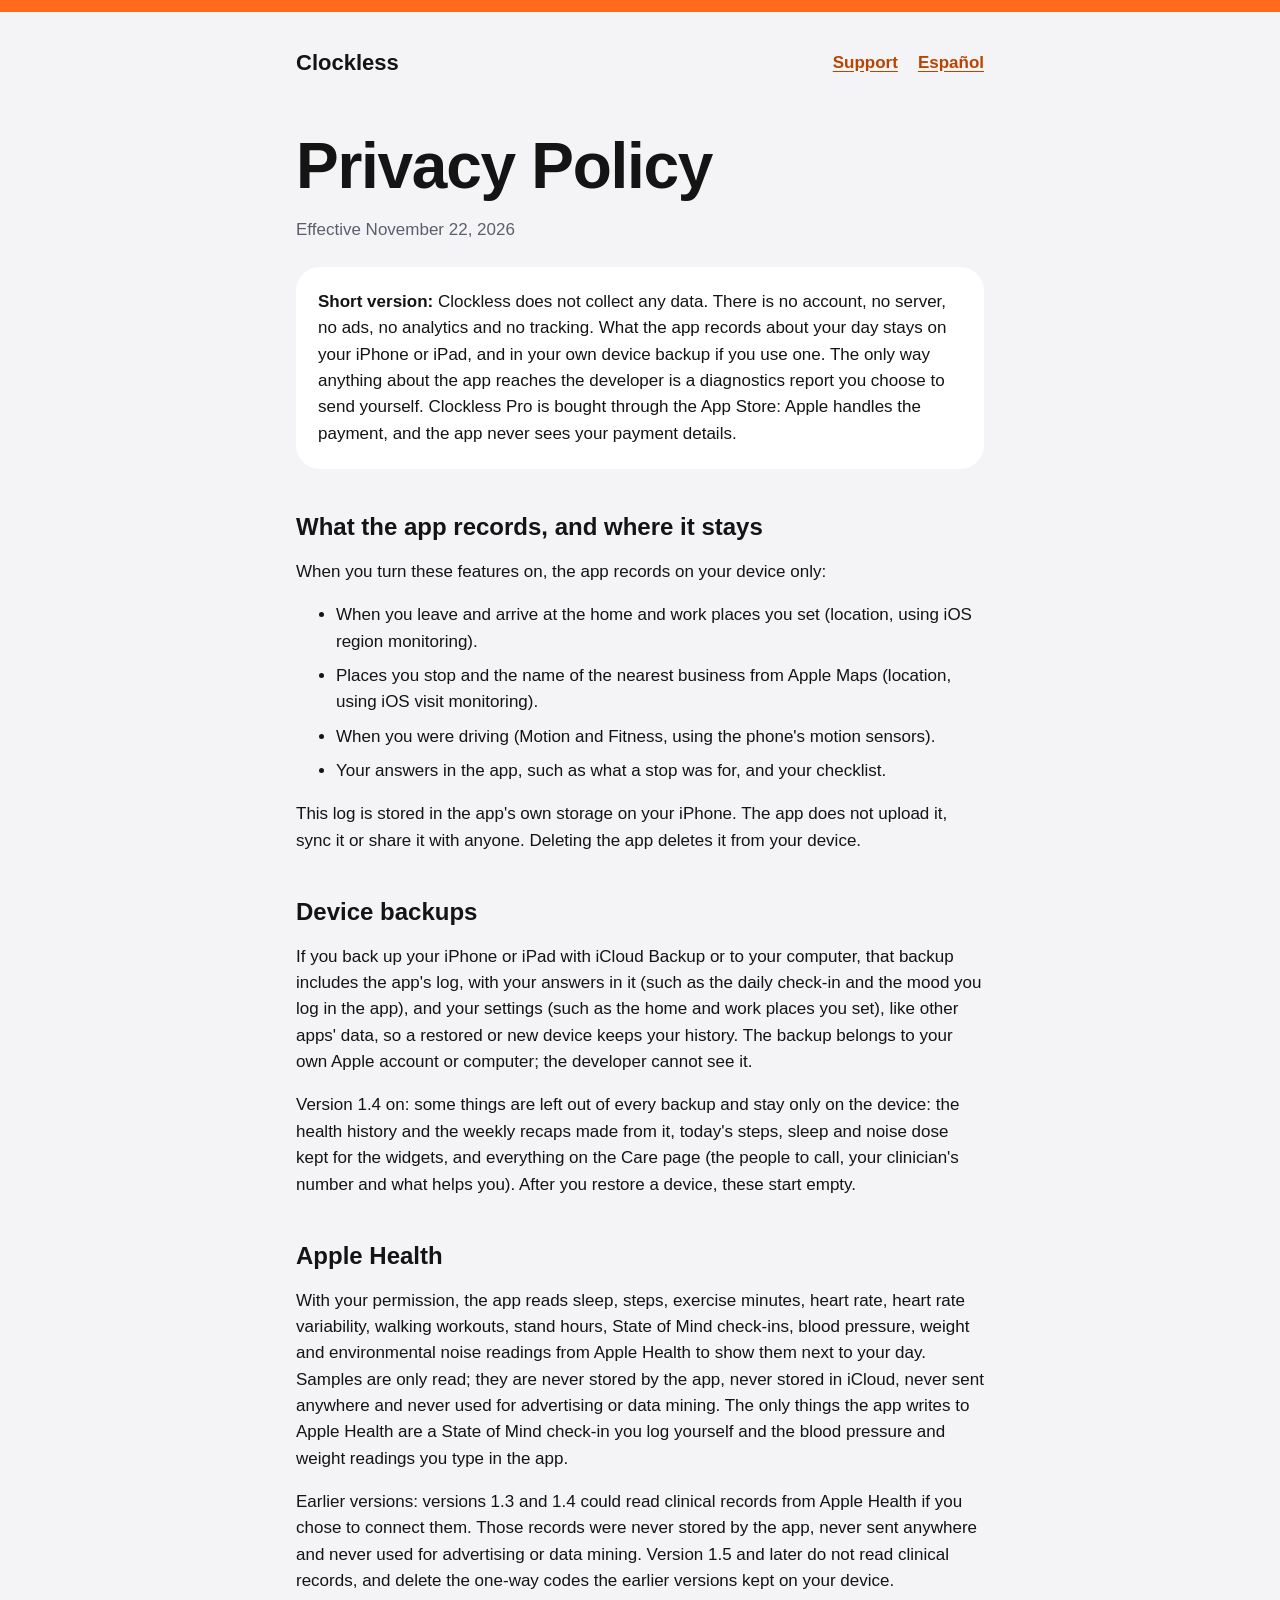
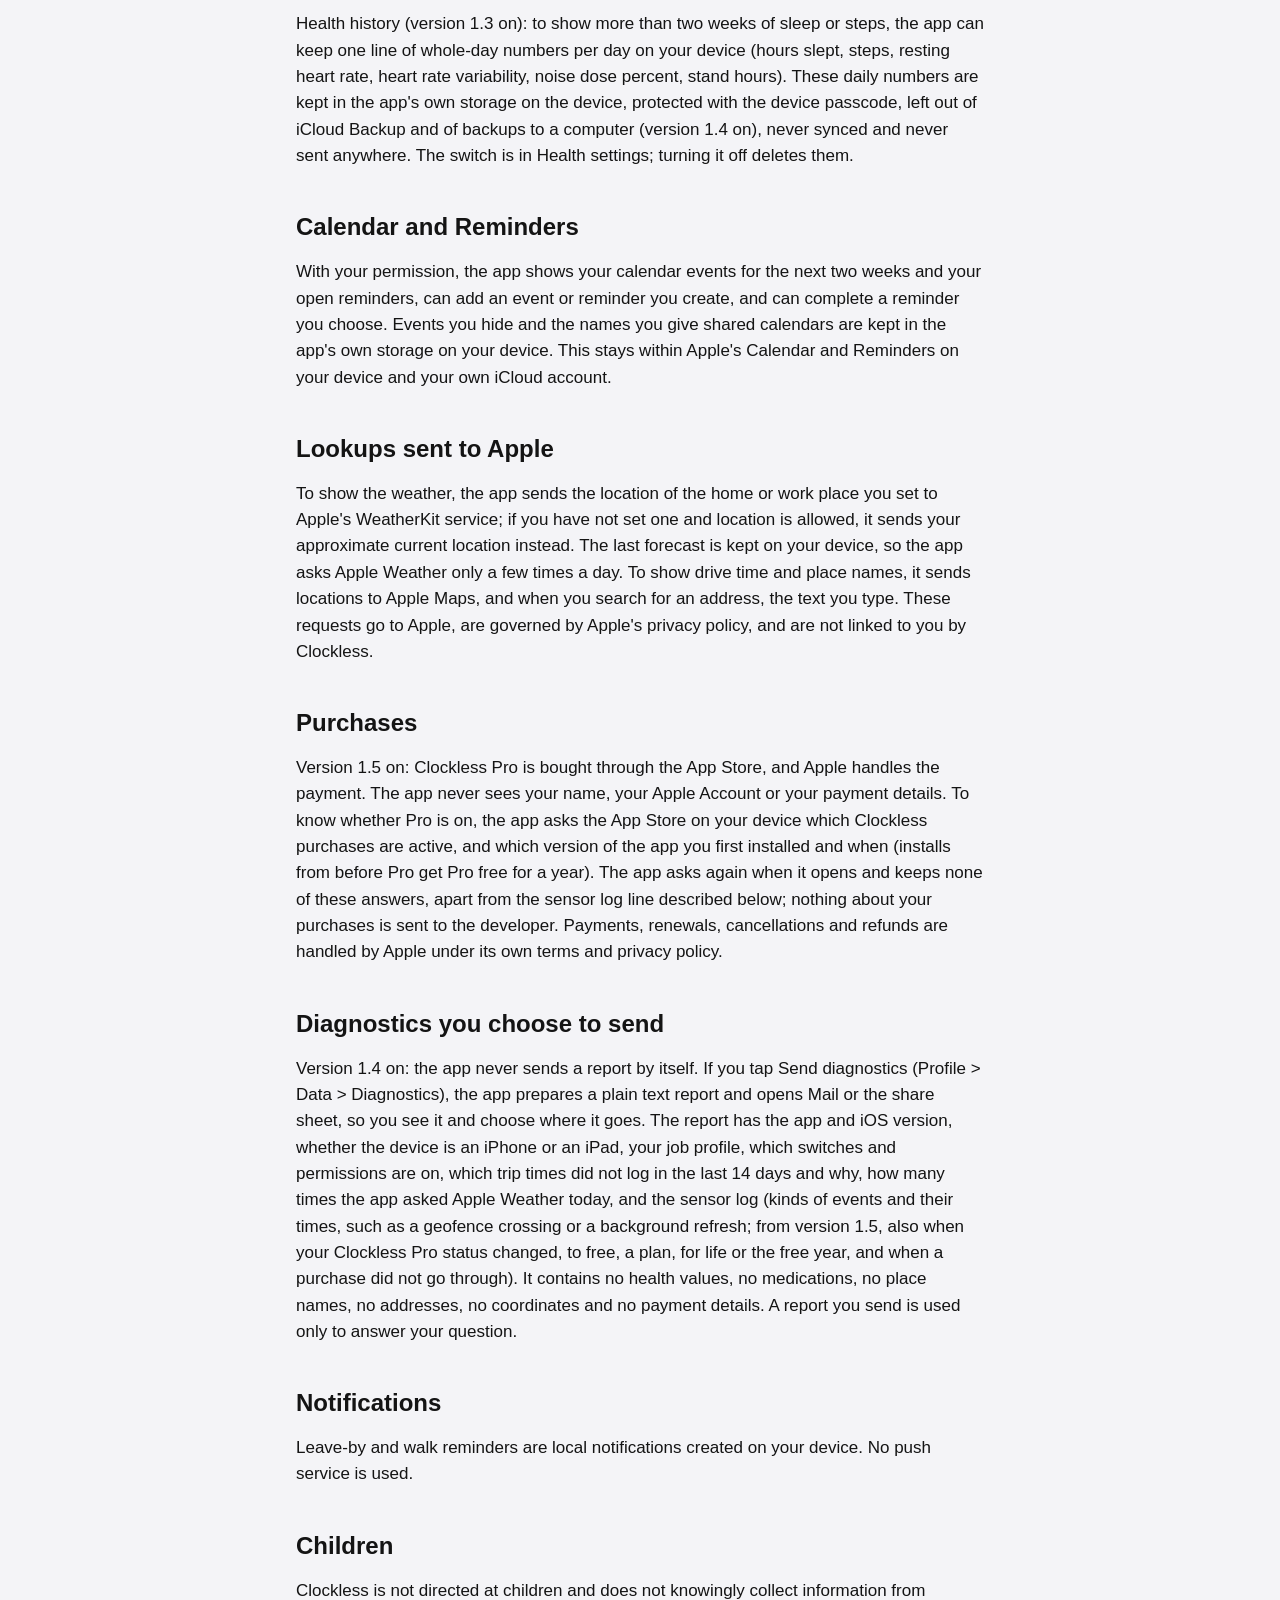
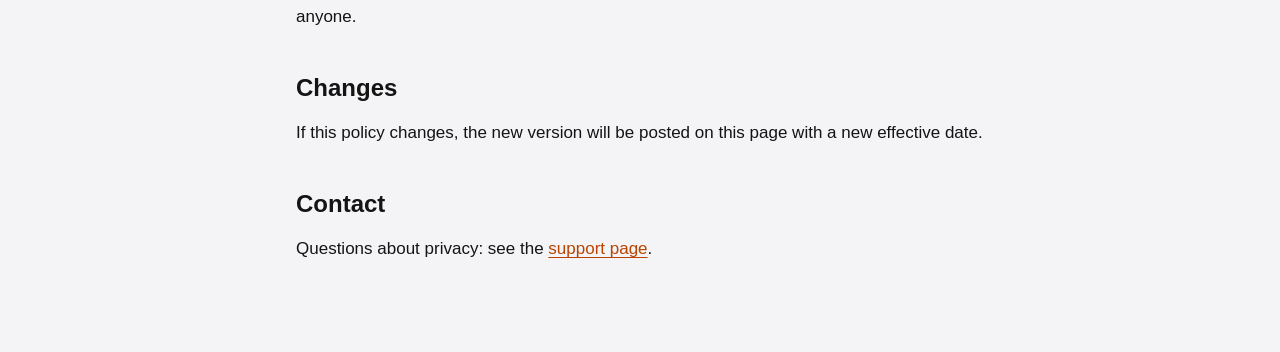
<file: privacy.html>
<!doctype html>
<html lang="en">
<head>
<meta charset="utf-8">
<meta name="viewport" content="width=device-width, initial-scale=1">
<title>Clockless Privacy Policy</title>
<meta name="description" content="How Clockless handles your data: no account, no server, no ads, no analytics and no tracking.">
<link rel="canonical" href="https://amgarcia2235.github.io/runbook-site/privacy.html">
<link rel="alternate" hreflang="en" href="https://amgarcia2235.github.io/runbook-site/privacy.html">
<link rel="alternate" hreflang="es" href="https://amgarcia2235.github.io/runbook-site/es/privacy.html">
<link rel="alternate" hreflang="x-default" href="https://amgarcia2235.github.io/runbook-site/privacy.html">
<meta name="theme-color" content="#FF6B1A">
<meta property="og:type" content="website">
<meta property="og:site_name" content="Clockless">
<meta property="og:title" content="Clockless Privacy Policy">
<meta property="og:description" content="How Clockless handles your data: no account, no server, no ads, no analytics and no tracking.">
<meta property="og:url" content="https://amgarcia2235.github.io/runbook-site/privacy.html">
<meta property="og:image" content="https://amgarcia2235.github.io/runbook-site/img/og.jpg">
<meta name="twitter:card" content="summary_large_image">
<meta name="twitter:title" content="Clockless Privacy Policy">
<meta name="twitter:description" content="How Clockless handles your data: no account, no server, no ads, no analytics and no tracking.">
<meta name="twitter:image" content="https://amgarcia2235.github.io/runbook-site/img/og.jpg">
<link rel="icon" type="image/png" sizes="32x32" href="favicon-32.png">
<link rel="apple-touch-icon" href="apple-touch-icon.png">
<link rel="stylesheet" href="style.css">
</head>
<body>
<main>
<nav><a href="index.html">Clockless</a><a href="support.html">Support</a><a href="es/privacy.html" hreflang="es" lang="es">Español</a></nav>
<h1>Privacy Policy</h1>
<p class="muted">Effective November 22, 2026</p>

<div class="card">
<p><strong>Short version:</strong> Clockless does not collect any data. There is no account, no server, no ads, no analytics and no tracking. What the app records about your day stays on your iPhone or iPad, and in your own device backup if you use one. The only way anything about the app reaches the developer is a diagnostics report you choose to send yourself. Clockless Pro is bought through the App Store: Apple handles the payment, and the app never sees your payment details.</p>
</div>

<h2>What the app records, and where it stays</h2>
<p>When you turn these features on, the app records on your device only:</p>
<ul>
<li>When you leave and arrive at the home and work places you set (location, using iOS region monitoring).</li>
<li>Places you stop and the name of the nearest business from Apple Maps (location, using iOS visit monitoring).</li>
<li>When you were driving (Motion and Fitness, using the phone's motion sensors).</li>
<li>Your answers in the app, such as what a stop was for, and your checklist.</li>
</ul>
<p>This log is stored in the app's own storage on your iPhone. The app does not upload it, sync it or share it with anyone. Deleting the app deletes it from your device.</p>

<h2>Device backups</h2>
<p>If you back up your iPhone or iPad with iCloud Backup or to your computer, that backup includes the app's log, with your answers in it (such as the daily check-in and the mood you log in the app), and your settings (such as the home and work places you set), like other apps' data, so a restored or new device keeps your history. The backup belongs to your own Apple account or computer; the developer cannot see it.</p>
<p>Version 1.4 on: some things are left out of every backup and stay only on the device: the health history and the weekly recaps made from it, today's steps, sleep and noise dose kept for the widgets, and everything on the Care page (the people to call, your clinician's number and what helps you). After you restore a device, these start empty.</p>

<h2>Apple Health</h2>
<p>With your permission, the app reads sleep, steps, exercise minutes, heart rate, heart rate variability, walking workouts, stand hours, State of Mind check-ins, blood pressure, weight and environmental noise readings from Apple Health to show them next to your day. Samples are only read; they are never stored by the app, never stored in iCloud, never sent anywhere and never used for advertising or data mining. The only things the app writes to Apple Health are a State of Mind check-in you log yourself and the blood pressure and weight readings you type in the app.</p>
<p>Earlier versions: versions 1.3 and 1.4 could read clinical records from Apple Health if you chose to connect them. Those records were never stored by the app, never sent anywhere and never used for advertising or data mining. Version 1.5 and later do not read clinical records, and delete the one-way codes the earlier versions kept on your device.</p>
<p>Health history (version 1.3 on): to show more than two weeks of sleep or steps, the app can keep one line of whole-day numbers per day on your device (hours slept, steps, resting heart rate, heart rate variability, noise dose percent, stand hours). These daily numbers are kept in the app's own storage on the device, protected with the device passcode, left out of iCloud Backup and of backups to a computer (version 1.4 on), never synced and never sent anywhere. The switch is in Health settings; turning it off deletes them.</p>

<h2>Calendar and Reminders</h2>
<p>With your permission, the app shows your calendar events for the next two weeks and your open reminders, can add an event or reminder you create, and can complete a reminder you choose. Events you hide and the names you give shared calendars are kept in the app's own storage on your device. This stays within Apple's Calendar and Reminders on your device and your own iCloud account.</p>

<h2>Lookups sent to Apple</h2>
<p>To show the weather, the app sends the location of the home or work place you set to Apple's WeatherKit service; if you have not set one and location is allowed, it sends your approximate current location instead. The last forecast is kept on your device, so the app asks Apple Weather only a few times a day. To show drive time and place names, it sends locations to Apple Maps, and when you search for an address, the text you type. These requests go to Apple, are governed by Apple's privacy policy, and are not linked to you by Clockless.</p>

<h2>Purchases</h2>
<p>Version 1.5 on: Clockless Pro is bought through the App Store, and Apple handles the payment. The app never sees your name, your Apple Account or your payment details. To know whether Pro is on, the app asks the App Store on your device which Clockless purchases are active, and which version of the app you first installed and when (installs from before Pro get Pro free for a year). The app asks again when it opens and keeps none of these answers, apart from the sensor log line described below; nothing about your purchases is sent to the developer. Payments, renewals, cancellations and refunds are handled by Apple under its own terms and privacy policy.</p>

<h2>Diagnostics you choose to send</h2>
<p>Version 1.4 on: the app never sends a report by itself. If you tap Send diagnostics (Profile &gt; Data &gt; Diagnostics), the app prepares a plain text report and opens Mail or the share sheet, so you see it and choose where it goes. The report has the app and iOS version, whether the device is an iPhone or an iPad, your job profile, which switches and permissions are on, which trip times did not log in the last 14 days and why, how many times the app asked Apple Weather today, and the sensor log (kinds of events and their times, such as a geofence crossing or a background refresh; from version 1.5, also when your Clockless Pro status changed, to free, a plan, for life or the free year, and when a purchase did not go through). It contains no health values, no medications, no place names, no addresses, no coordinates and no payment details. A report you send is used only to answer your question.</p>

<h2>Notifications</h2>
<p>Leave-by and walk reminders are local notifications created on your device. No push service is used.</p>

<h2>Children</h2>
<p>Clockless is not directed at children and does not knowingly collect information from anyone.</p>

<h2>Changes</h2>
<p>If this policy changes, the new version will be posted on this page with a new effective date.</p>

<h2>Contact</h2>
<p>Questions about privacy: see the <a href="support.html">support page</a>.</p>
</main>
</body>
</html>
</file>
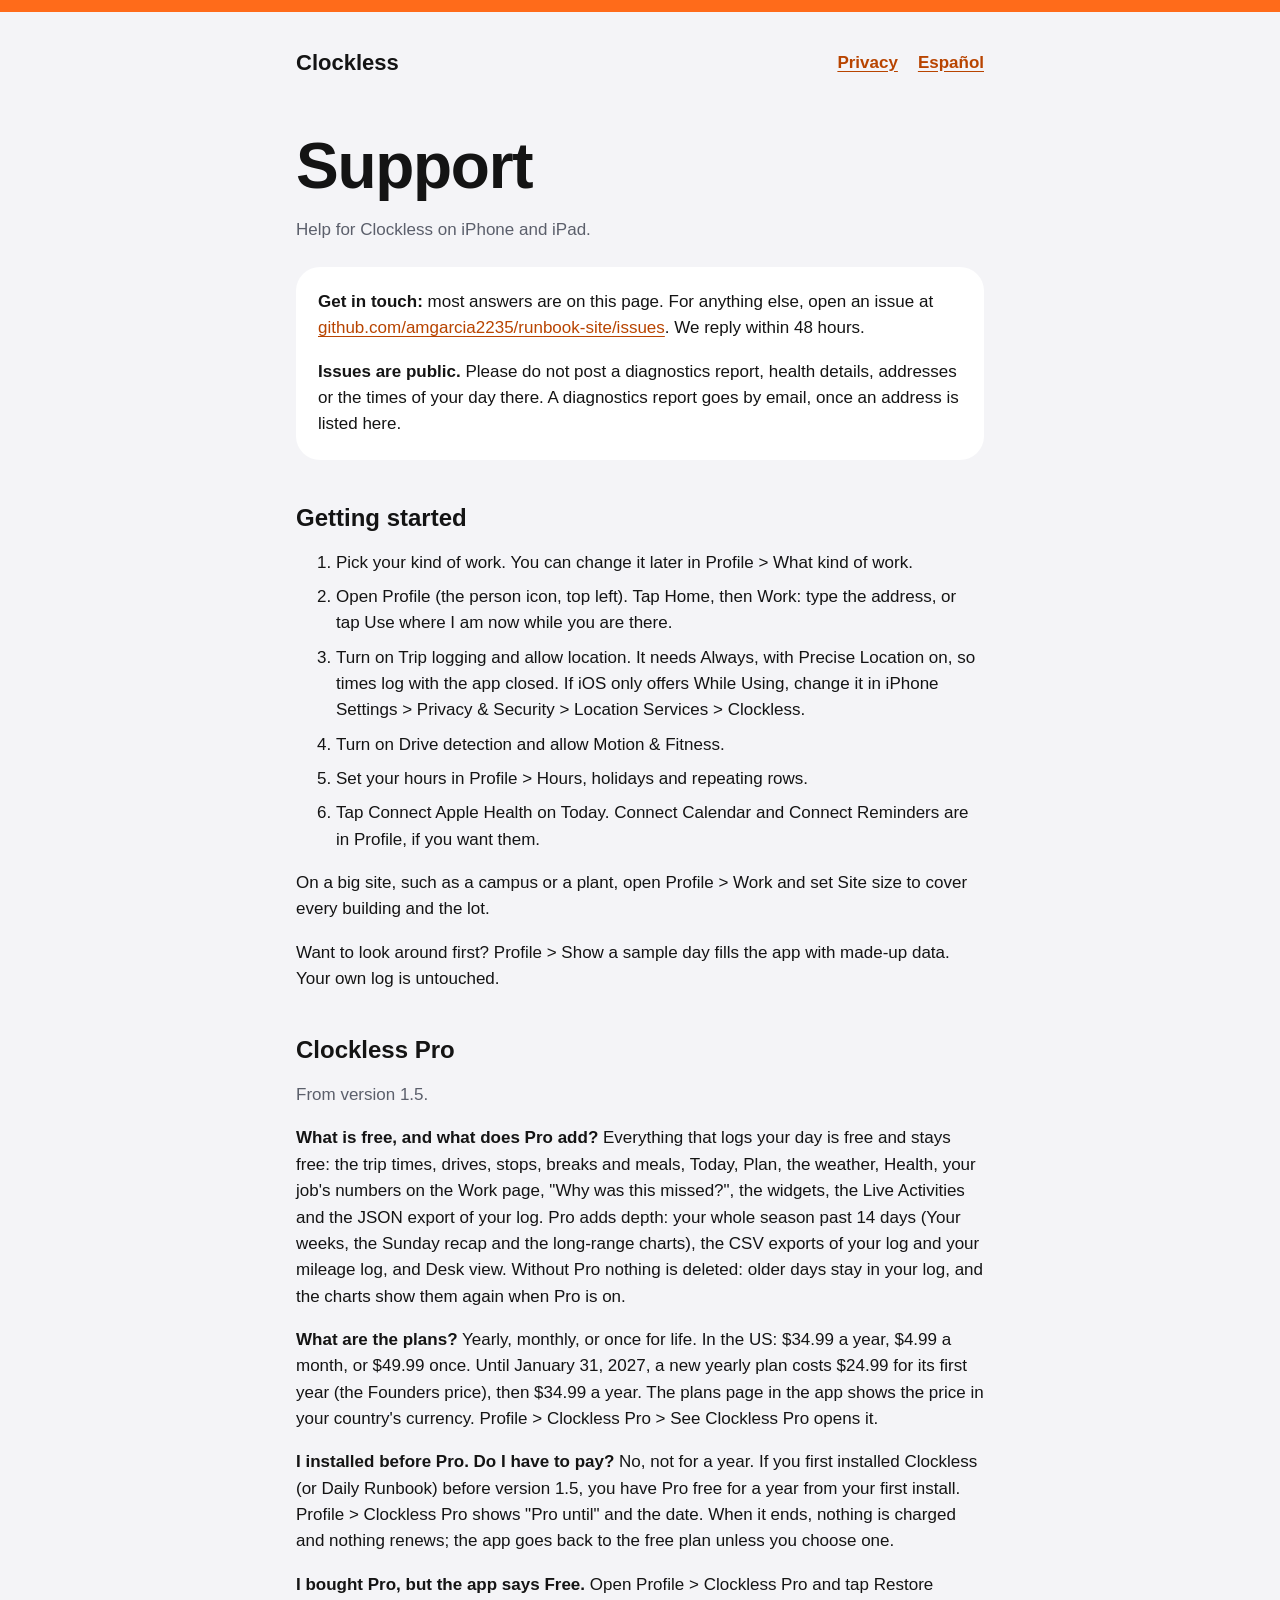
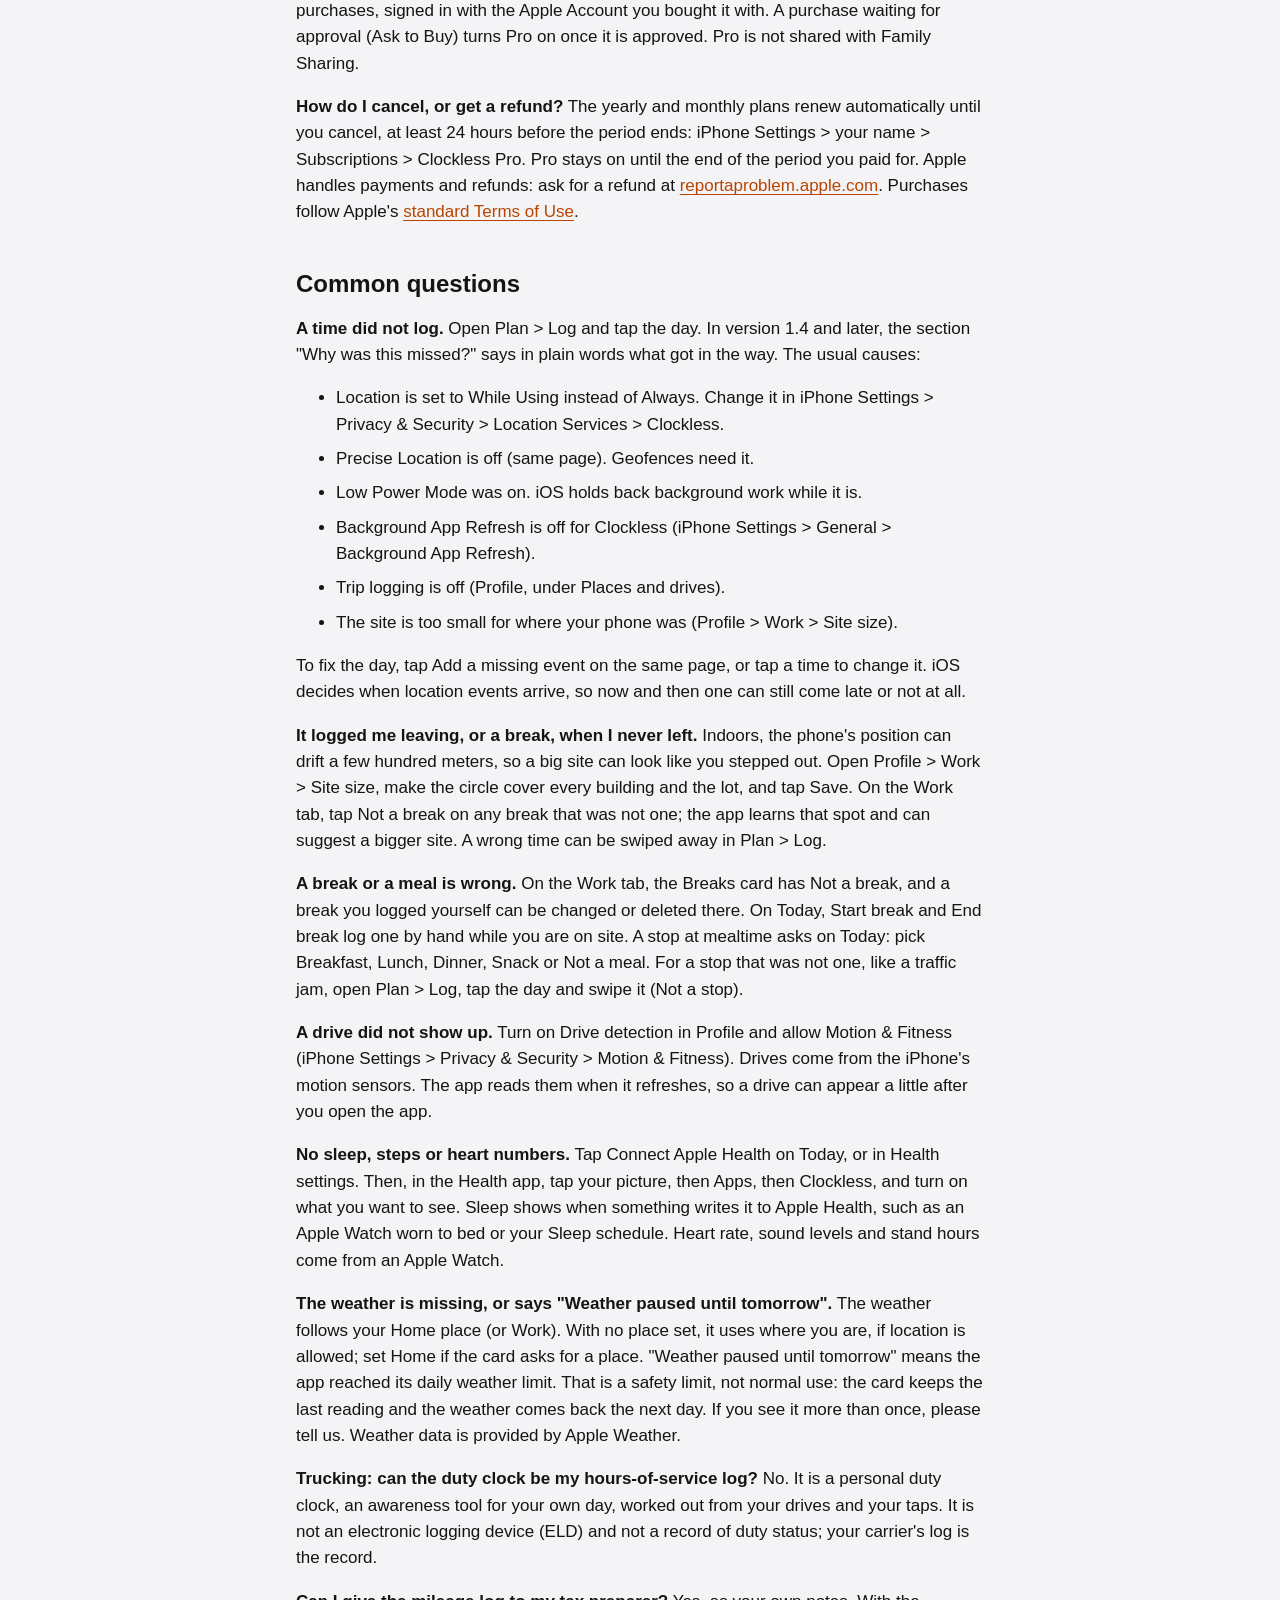
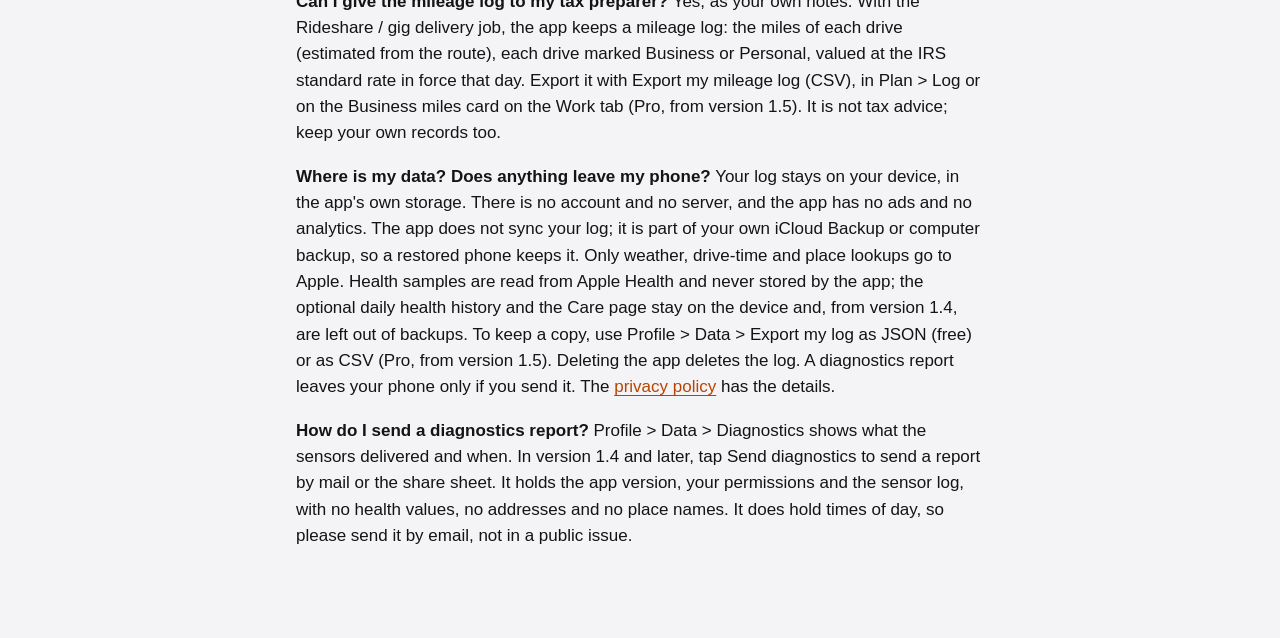
<file: support.html>
<!doctype html>
<html lang="en">
<head>
<meta charset="utf-8">
<meta name="viewport" content="width=device-width, initial-scale=1">
<title>Clockless Support</title>
<meta name="description" content="Help for Clockless on iPhone and iPad: getting started, missed times, diagnostics and how to reach support.">
<link rel="canonical" href="https://amgarcia2235.github.io/runbook-site/support.html">
<link rel="alternate" hreflang="en" href="https://amgarcia2235.github.io/runbook-site/support.html">
<link rel="alternate" hreflang="es" href="https://amgarcia2235.github.io/runbook-site/es/support.html">
<link rel="alternate" hreflang="x-default" href="https://amgarcia2235.github.io/runbook-site/support.html">
<meta name="theme-color" content="#FF6B1A">
<meta property="og:type" content="website">
<meta property="og:site_name" content="Clockless">
<meta property="og:title" content="Clockless Support">
<meta property="og:description" content="Help for Clockless on iPhone and iPad: getting started, missed times, diagnostics and how to reach support.">
<meta property="og:url" content="https://amgarcia2235.github.io/runbook-site/support.html">
<meta property="og:image" content="https://amgarcia2235.github.io/runbook-site/img/og.jpg">
<meta name="twitter:card" content="summary_large_image">
<meta name="twitter:title" content="Clockless Support">
<meta name="twitter:description" content="Help for Clockless on iPhone and iPad: getting started, missed times, diagnostics and how to reach support.">
<meta name="twitter:image" content="https://amgarcia2235.github.io/runbook-site/img/og.jpg">
<link rel="icon" type="image/png" sizes="32x32" href="favicon-32.png">
<link rel="apple-touch-icon" href="apple-touch-icon.png">
<link rel="stylesheet" href="style.css">
</head>
<body>
<main>
<nav><a href="index.html">Clockless</a><a href="privacy.html">Privacy</a><a href="es/support.html" hreflang="es" lang="es">Español</a></nav>
<h1>Support</h1>
<p class="muted">Help for Clockless on iPhone and iPad.</p>

<div class="card">
<p><strong>Get in touch:</strong> most answers are on this page. For anything else, open an issue at <a href="https://github.com/amgarcia2235/runbook-site/issues">github.com/amgarcia2235/runbook-site/issues</a>. We reply within 48 hours.</p>
<p><strong>Issues are public.</strong> Please do not post a diagnostics report, health details, addresses or the times of your day there. A diagnostics report goes by email, once an address is listed here.</p>
<!-- SUPPORT_EMAIL: add the support address here when it exists -->
</div>

<h2>Getting started</h2>
<ol>
<li>Pick your kind of work. You can change it later in Profile &gt; What kind of work.</li>
<li>Open Profile (the person icon, top left). Tap Home, then Work: type the address, or tap Use where I am now while you are there.</li>
<li>Turn on Trip logging and allow location. It needs Always, with Precise Location on, so times log with the app closed. If iOS only offers While Using, change it in iPhone Settings &gt; Privacy &amp; Security &gt; Location Services &gt; Clockless.</li>
<li>Turn on Drive detection and allow Motion &amp; Fitness.</li>
<li>Set your hours in Profile &gt; Hours, holidays and repeating rows.</li>
<li>Tap Connect Apple Health on Today. Connect Calendar and Connect Reminders are in Profile, if you want them.</li>
</ol>
<p>On a big site, such as a campus or a plant, open Profile &gt; Work and set Site size to cover every building and the lot.</p>
<p>Want to look around first? Profile &gt; Show a sample day fills the app with made-up data. Your own log is untouched.</p>

<h2 id="pro">Clockless Pro</h2>
<p class="muted">From version 1.5.</p>

<p id="pro-free"><strong>What is free, and what does Pro add?</strong> Everything that logs your day is free and stays free: the trip times, drives, stops, breaks and meals, Today, Plan, the weather, Health, your job's numbers on the Work page, "Why was this missed?", the widgets, the Live Activities and the JSON export of your log. Pro adds depth: your whole season past 14 days (Your weeks, the Sunday recap and the long-range charts), the CSV exports of your log and your mileage log, and Desk view. Without Pro nothing is deleted: older days stay in your log, and the charts show them again when Pro is on.</p>

<p id="pro-plans"><strong>What are the plans?</strong> Yearly, monthly, or once for life. In the US: $34.99 a year, $4.99 a month, or $49.99 once. Until January 31, 2027, a new yearly plan costs $24.99 for its first year (the Founders price), then $34.99 a year. The plans page in the app shows the price in your country's currency. Profile &gt; Clockless Pro &gt; See Clockless Pro opens it.</p>

<p id="pro-grant"><strong>I installed before Pro. Do I have to pay?</strong> No, not for a year. If you first installed Clockless (or Daily Runbook) before version 1.5, you have Pro free for a year from your first install. Profile &gt; Clockless Pro shows "Pro until" and the date. When it ends, nothing is charged and nothing renews; the app goes back to the free plan unless you choose one.</p>

<p id="pro-restore"><strong>I bought Pro, but the app says Free.</strong> Open Profile &gt; Clockless Pro and tap Restore purchases, signed in with the Apple Account you bought it with. A purchase waiting for approval (Ask to Buy) turns Pro on once it is approved. Pro is not shared with Family Sharing.</p>

<p id="pro-cancel"><strong>How do I cancel, or get a refund?</strong> The yearly and monthly plans renew automatically until you cancel, at least 24 hours before the period ends: iPhone Settings &gt; your name &gt; Subscriptions &gt; Clockless Pro. Pro stays on until the end of the period you paid for. Apple handles payments and refunds: ask for a refund at <a href="https://reportaproblem.apple.com">reportaproblem.apple.com</a>. Purchases follow Apple's <a href="https://www.apple.com/legal/internet-services/itunes/dev/stdeula/">standard Terms of Use</a>.</p>

<h2>Common questions</h2>

<p id="missed"><strong>A time did not log.</strong> Open Plan &gt; Log and tap the day. In version 1.4 and later, the section "Why was this missed?" says in plain words what got in the way. The usual causes:</p>
<ul>
<li>Location is set to While Using instead of Always. Change it in iPhone Settings &gt; Privacy &amp; Security &gt; Location Services &gt; Clockless.</li>
<li>Precise Location is off (same page). Geofences need it.</li>
<li>Low Power Mode was on. iOS holds back background work while it is.</li>
<li>Background App Refresh is off for Clockless (iPhone Settings &gt; General &gt; Background App Refresh).</li>
<li>Trip logging is off (Profile, under Places and drives).</li>
<li>The site is too small for where your phone was (Profile &gt; Work &gt; Site size).</li>
</ul>
<p>To fix the day, tap Add a missing event on the same page, or tap a time to change it. iOS decides when location events arrive, so now and then one can still come late or not at all.</p>

<p id="extra"><strong>It logged me leaving, or a break, when I never left.</strong> Indoors, the phone's position can drift a few hundred meters, so a big site can look like you stepped out. Open Profile &gt; Work &gt; Site size, make the circle cover every building and the lot, and tap Save. On the Work tab, tap Not a break on any break that was not one; the app learns that spot and can suggest a bigger site. A wrong time can be swiped away in Plan &gt; Log.</p>

<p id="breaks"><strong>A break or a meal is wrong.</strong> On the Work tab, the Breaks card has Not a break, and a break you logged yourself can be changed or deleted there. On Today, Start break and End break log one by hand while you are on site. A stop at mealtime asks on Today: pick Breakfast, Lunch, Dinner, Snack or Not a meal. For a stop that was not one, like a traffic jam, open Plan &gt; Log, tap the day and swipe it (Not a stop).</p>

<p id="drives"><strong>A drive did not show up.</strong> Turn on Drive detection in Profile and allow Motion &amp; Fitness (iPhone Settings &gt; Privacy &amp; Security &gt; Motion &amp; Fitness). Drives come from the iPhone's motion sensors. The app reads them when it refreshes, so a drive can appear a little after you open the app.</p>

<p id="health"><strong>No sleep, steps or heart numbers.</strong> Tap Connect Apple Health on Today, or in Health settings. Then, in the Health app, tap your picture, then Apps, then Clockless, and turn on what you want to see. Sleep shows when something writes it to Apple Health, such as an Apple Watch worn to bed or your Sleep schedule. Heart rate, sound levels and stand hours come from an Apple Watch.</p>

<p id="weather"><strong>The weather is missing, or says "Weather paused until tomorrow".</strong> The weather follows your Home place (or Work). With no place set, it uses where you are, if location is allowed; set Home if the card asks for a place. "Weather paused until tomorrow" means the app reached its daily weather limit. That is a safety limit, not normal use: the card keeps the last reading and the weather comes back the next day. If you see it more than once, please tell us. Weather data is provided by Apple Weather.</p>

<p id="trucking"><strong>Trucking: can the duty clock be my hours-of-service log?</strong> No. It is a personal duty clock, an awareness tool for your own day, worked out from your drives and your taps. It is not an electronic logging device (ELD) and not a record of duty status; your carrier's log is the record.</p>

<p id="mileage"><strong>Can I give the mileage log to my tax preparer?</strong> Yes, as your own notes. With the Rideshare / gig delivery job, the app keeps a mileage log: the miles of each drive (estimated from the route), each drive marked Business or Personal, valued at the IRS standard rate in force that day. Export it with Export my mileage log (CSV), in Plan &gt; Log or on the Business miles card on the Work tab (Pro, from version 1.5). It is not tax advice; keep your own records too.</p>

<p id="data"><strong>Where is my data? Does anything leave my phone?</strong> Your log stays on your device, in the app's own storage. There is no account and no server, and the app has no ads and no analytics. The app does not sync your log; it is part of your own iCloud Backup or computer backup, so a restored phone keeps it. Only weather, drive-time and place lookups go to Apple. Health samples are read from Apple Health and never stored by the app; the optional daily health history and the Care page stay on the device and, from version 1.4, are left out of backups. To keep a copy, use Profile &gt; Data &gt; Export my log as JSON (free) or as CSV (Pro, from version 1.5). Deleting the app deletes the log. A diagnostics report leaves your phone only if you send it. The <a href="privacy.html">privacy policy</a> has the details.</p>

<p id="diagnostics"><strong>How do I send a diagnostics report?</strong> Profile &gt; Data &gt; Diagnostics shows what the sensors delivered and when. In version 1.4 and later, tap Send diagnostics to send a report by mail or the share sheet. It holds the app version, your permissions and the sensor log, with no health values, no addresses and no place names. It does hold times of day, so please send it by email, not in a public issue.</p>
</main>
</body>
</html>
</file>
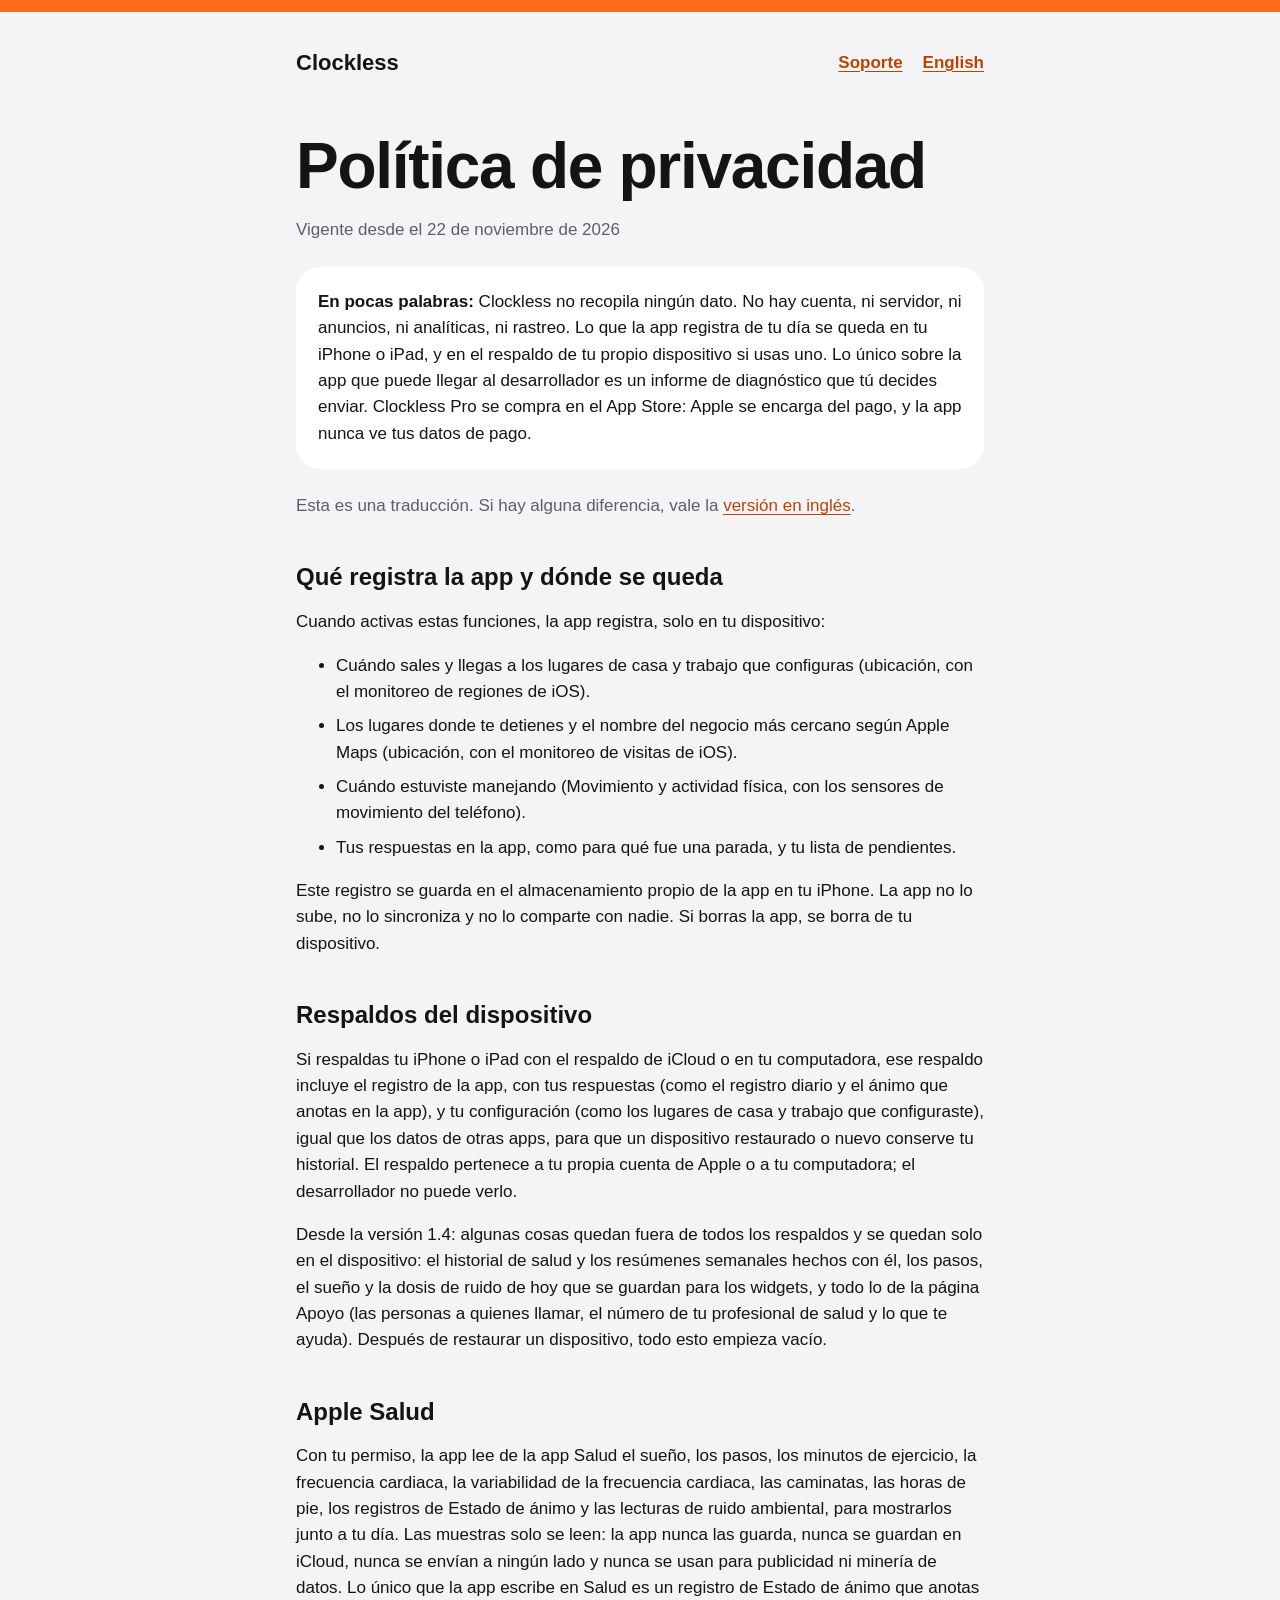
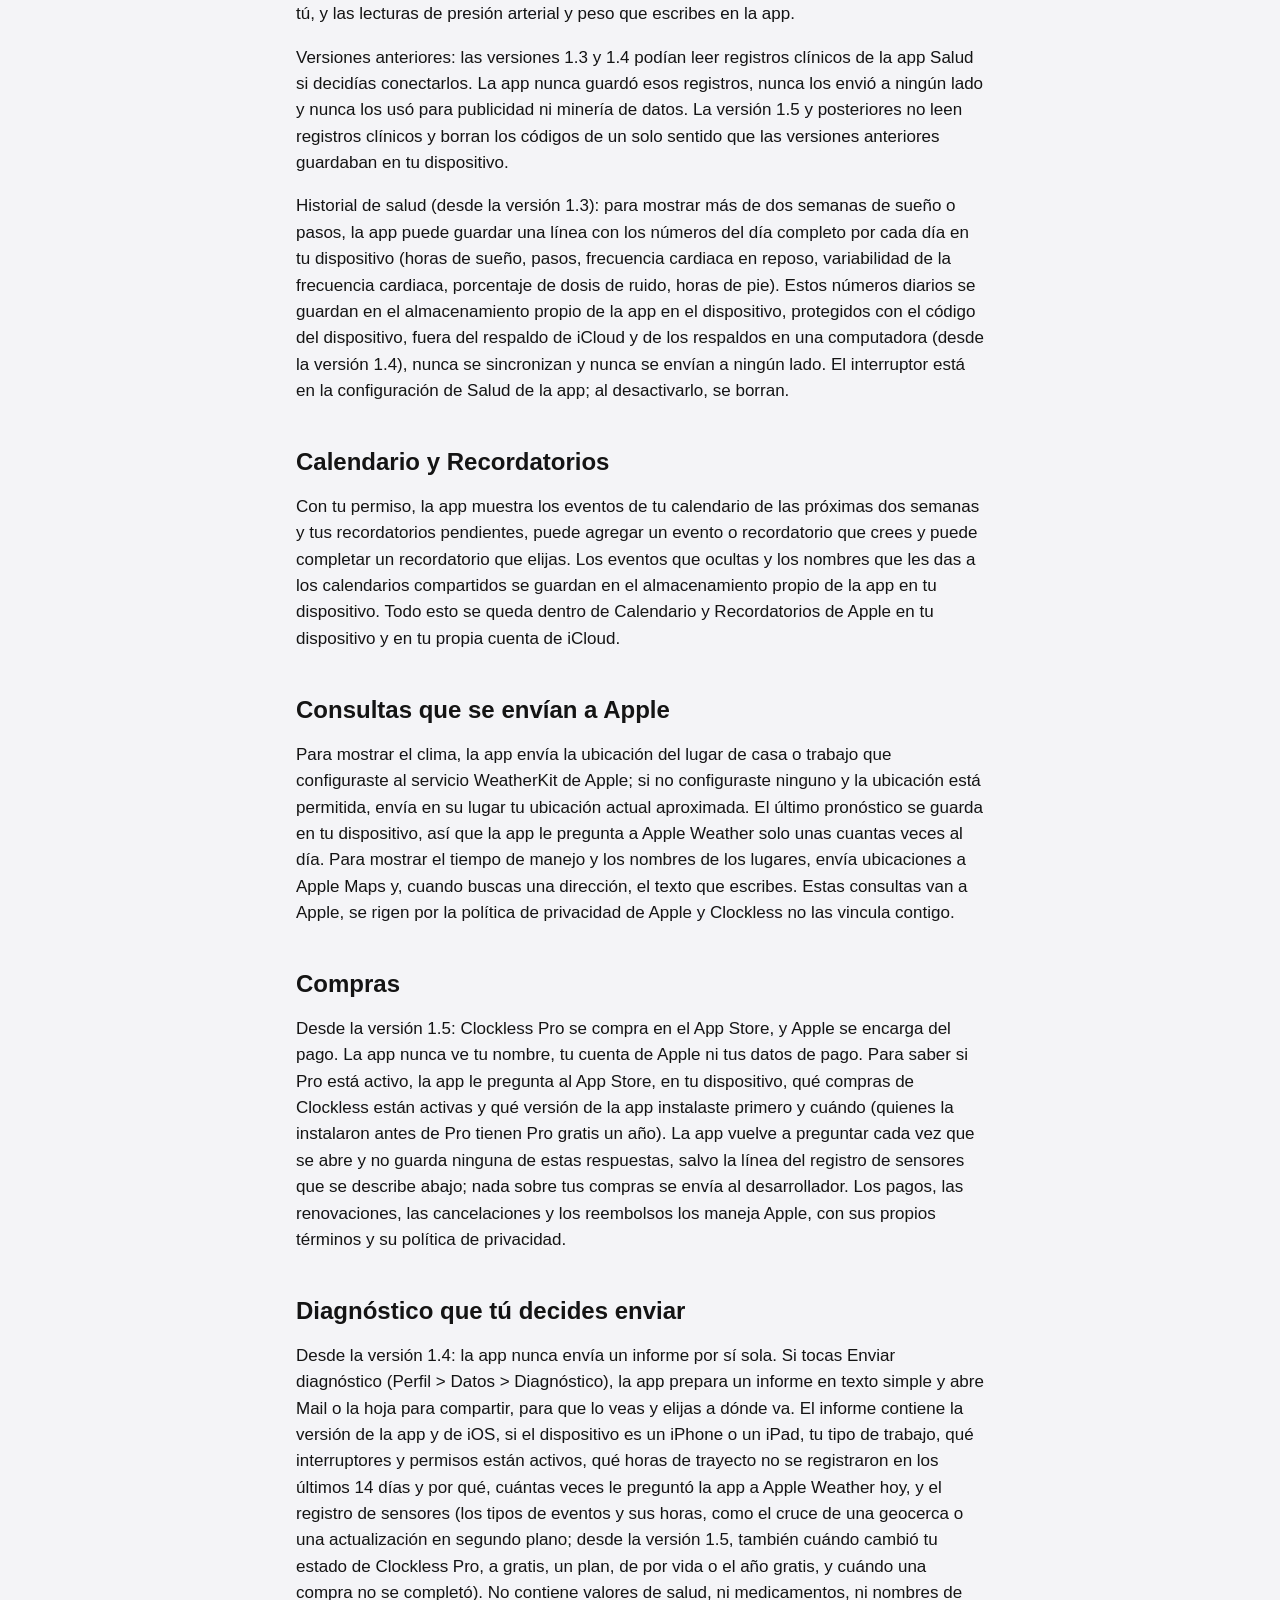
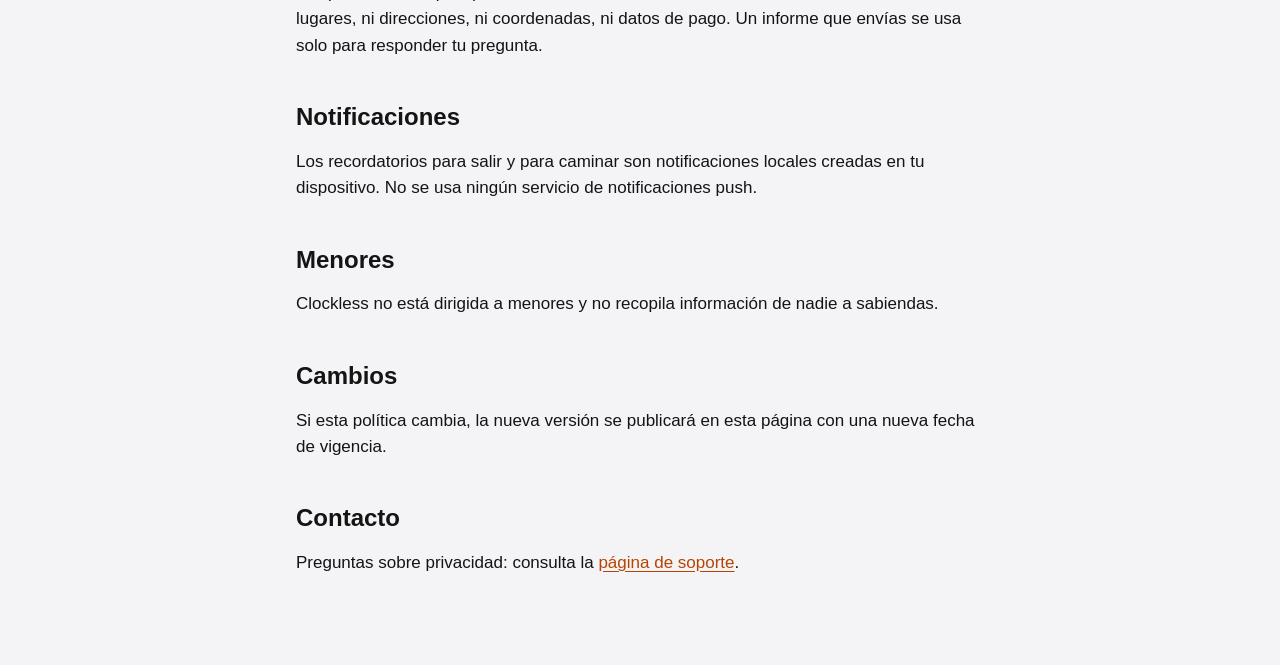
<file: es/privacy.html>
<!doctype html>
<html lang="es">
<head>
<meta charset="utf-8">
<meta name="viewport" content="width=device-width, initial-scale=1">
<title>Política de privacidad de Clockless</title>
<meta name="description" content="Cómo trata Clockless tus datos: sin cuenta, sin servidor, sin anuncios, sin analíticas y sin rastreo.">
<link rel="canonical" href="https://amgarcia2235.github.io/runbook-site/es/privacy.html">
<link rel="alternate" hreflang="en" href="https://amgarcia2235.github.io/runbook-site/privacy.html">
<link rel="alternate" hreflang="es" href="https://amgarcia2235.github.io/runbook-site/es/privacy.html">
<link rel="alternate" hreflang="x-default" href="https://amgarcia2235.github.io/runbook-site/privacy.html">
<meta name="theme-color" content="#FF6B1A">
<meta property="og:type" content="website">
<meta property="og:site_name" content="Clockless">
<meta property="og:title" content="Política de privacidad de Clockless">
<meta property="og:description" content="Cómo trata Clockless tus datos: sin cuenta, sin servidor, sin anuncios, sin analíticas y sin rastreo.">
<meta property="og:url" content="https://amgarcia2235.github.io/runbook-site/es/privacy.html">
<meta property="og:image" content="https://amgarcia2235.github.io/runbook-site/img/og-es.jpg">
<meta name="twitter:card" content="summary_large_image">
<meta name="twitter:title" content="Política de privacidad de Clockless">
<meta name="twitter:description" content="Cómo trata Clockless tus datos: sin cuenta, sin servidor, sin anuncios, sin analíticas y sin rastreo.">
<meta name="twitter:image" content="https://amgarcia2235.github.io/runbook-site/img/og-es.jpg">
<link rel="icon" type="image/png" sizes="32x32" href="../favicon-32.png">
<link rel="apple-touch-icon" href="../apple-touch-icon.png">
<link rel="stylesheet" href="../style.css">
</head>
<body>
<main>
<nav><a href="index.html">Clockless</a><a href="support.html">Soporte</a><a href="../privacy.html" hreflang="en" lang="en">English</a></nav>
<h1>Política de privacidad</h1>
<p class="muted">Vigente desde el 22 de noviembre de 2026</p>

<div class="card">
<p><strong>En pocas palabras:</strong> Clockless no recopila ningún dato. No hay cuenta, ni servidor, ni anuncios, ni analíticas, ni rastreo. Lo que la app registra de tu día se queda en tu iPhone o iPad, y en el respaldo de tu propio dispositivo si usas uno. Lo único sobre la app que puede llegar al desarrollador es un informe de diagnóstico que tú decides enviar. Clockless Pro se compra en el App Store: Apple se encarga del pago, y la app nunca ve tus datos de pago.</p>
</div>

<p class="muted">Esta es una traducción. Si hay alguna diferencia, vale la <a href="../privacy.html" hreflang="en" lang="en">versión en inglés</a>.</p>

<h2>Qué registra la app y dónde se queda</h2>
<p>Cuando activas estas funciones, la app registra, solo en tu dispositivo:</p>
<ul>
<li>Cuándo sales y llegas a los lugares de casa y trabajo que configuras (ubicación, con el monitoreo de regiones de iOS).</li>
<li>Los lugares donde te detienes y el nombre del negocio más cercano según Apple Maps (ubicación, con el monitoreo de visitas de iOS).</li>
<li>Cuándo estuviste manejando (Movimiento y actividad física, con los sensores de movimiento del teléfono).</li>
<li>Tus respuestas en la app, como para qué fue una parada, y tu lista de pendientes.</li>
</ul>
<p>Este registro se guarda en el almacenamiento propio de la app en tu iPhone. La app no lo sube, no lo sincroniza y no lo comparte con nadie. Si borras la app, se borra de tu dispositivo.</p>

<h2>Respaldos del dispositivo</h2>
<p>Si respaldas tu iPhone o iPad con el respaldo de iCloud o en tu computadora, ese respaldo incluye el registro de la app, con tus respuestas (como el registro diario y el ánimo que anotas en la app), y tu configuración (como los lugares de casa y trabajo que configuraste), igual que los datos de otras apps, para que un dispositivo restaurado o nuevo conserve tu historial. El respaldo pertenece a tu propia cuenta de Apple o a tu computadora; el desarrollador no puede verlo.</p>
<p>Desde la versión 1.4: algunas cosas quedan fuera de todos los respaldos y se quedan solo en el dispositivo: el historial de salud y los resúmenes semanales hechos con él, los pasos, el sueño y la dosis de ruido de hoy que se guardan para los widgets, y todo lo de la página Apoyo (las personas a quienes llamar, el número de tu profesional de salud y lo que te ayuda). Después de restaurar un dispositivo, todo esto empieza vacío.</p>

<h2>Apple Salud</h2>
<p>Con tu permiso, la app lee de la app Salud el sueño, los pasos, los minutos de ejercicio, la frecuencia cardiaca, la variabilidad de la frecuencia cardiaca, las caminatas, las horas de pie, los registros de Estado de ánimo y las lecturas de ruido ambiental, para mostrarlos junto a tu día. Las muestras solo se leen: la app nunca las guarda, nunca se guardan en iCloud, nunca se envían a ningún lado y nunca se usan para publicidad ni minería de datos. Lo único que la app escribe en Salud es un registro de Estado de ánimo que anotas tú, y las lecturas de presión arterial y peso que escribes en la app.</p>
<p>Versiones anteriores: las versiones 1.3 y 1.4 podían leer registros clínicos de la app Salud si decidías conectarlos. La app nunca guardó esos registros, nunca los envió a ningún lado y nunca los usó para publicidad ni minería de datos. La versión 1.5 y posteriores no leen registros clínicos y borran los códigos de un solo sentido que las versiones anteriores guardaban en tu dispositivo.</p>
<p>Historial de salud (desde la versión 1.3): para mostrar más de dos semanas de sueño o pasos, la app puede guardar una línea con los números del día completo por cada día en tu dispositivo (horas de sueño, pasos, frecuencia cardiaca en reposo, variabilidad de la frecuencia cardiaca, porcentaje de dosis de ruido, horas de pie). Estos números diarios se guardan en el almacenamiento propio de la app en el dispositivo, protegidos con el código del dispositivo, fuera del respaldo de iCloud y de los respaldos en una computadora (desde la versión 1.4), nunca se sincronizan y nunca se envían a ningún lado. El interruptor está en la configuración de Salud de la app; al desactivarlo, se borran.</p>

<h2>Calendario y Recordatorios</h2>
<p>Con tu permiso, la app muestra los eventos de tu calendario de las próximas dos semanas y tus recordatorios pendientes, puede agregar un evento o recordatorio que crees y puede completar un recordatorio que elijas. Los eventos que ocultas y los nombres que les das a los calendarios compartidos se guardan en el almacenamiento propio de la app en tu dispositivo. Todo esto se queda dentro de Calendario y Recordatorios de Apple en tu dispositivo y en tu propia cuenta de iCloud.</p>

<h2>Consultas que se envían a Apple</h2>
<p>Para mostrar el clima, la app envía la ubicación del lugar de casa o trabajo que configuraste al servicio WeatherKit de Apple; si no configuraste ninguno y la ubicación está permitida, envía en su lugar tu ubicación actual aproximada. El último pronóstico se guarda en tu dispositivo, así que la app le pregunta a Apple Weather solo unas cuantas veces al día. Para mostrar el tiempo de manejo y los nombres de los lugares, envía ubicaciones a Apple Maps y, cuando buscas una dirección, el texto que escribes. Estas consultas van a Apple, se rigen por la política de privacidad de Apple y Clockless no las vincula contigo.</p>

<h2>Compras</h2>
<p>Desde la versión 1.5: Clockless Pro se compra en el App Store, y Apple se encarga del pago. La app nunca ve tu nombre, tu cuenta de Apple ni tus datos de pago. Para saber si Pro está activo, la app le pregunta al App Store, en tu dispositivo, qué compras de Clockless están activas y qué versión de la app instalaste primero y cuándo (quienes la instalaron antes de Pro tienen Pro gratis un año). La app vuelve a preguntar cada vez que se abre y no guarda ninguna de estas respuestas, salvo la línea del registro de sensores que se describe abajo; nada sobre tus compras se envía al desarrollador. Los pagos, las renovaciones, las cancelaciones y los reembolsos los maneja Apple, con sus propios términos y su política de privacidad.</p>

<h2>Diagnóstico que tú decides enviar</h2>
<p>Desde la versión 1.4: la app nunca envía un informe por sí sola. Si tocas Enviar diagnóstico (Perfil &gt; Datos &gt; Diagnóstico), la app prepara un informe en texto simple y abre Mail o la hoja para compartir, para que lo veas y elijas a dónde va. El informe contiene la versión de la app y de iOS, si el dispositivo es un iPhone o un iPad, tu tipo de trabajo, qué interruptores y permisos están activos, qué horas de trayecto no se registraron en los últimos 14 días y por qué, cuántas veces le preguntó la app a Apple Weather hoy, y el registro de sensores (los tipos de eventos y sus horas, como el cruce de una geocerca o una actualización en segundo plano; desde la versión 1.5, también cuándo cambió tu estado de Clockless Pro, a gratis, un plan, de por vida o el año gratis, y cuándo una compra no se completó). No contiene valores de salud, ni medicamentos, ni nombres de lugares, ni direcciones, ni coordenadas, ni datos de pago. Un informe que envías se usa solo para responder tu pregunta.</p>

<h2>Notificaciones</h2>
<p>Los recordatorios para salir y para caminar son notificaciones locales creadas en tu dispositivo. No se usa ningún servicio de notificaciones push.</p>

<h2>Menores</h2>
<p>Clockless no está dirigida a menores y no recopila información de nadie a sabiendas.</p>

<h2>Cambios</h2>
<p>Si esta política cambia, la nueva versión se publicará en esta página con una nueva fecha de vigencia.</p>

<h2>Contacto</h2>
<p>Preguntas sobre privacidad: consulta la <a href="support.html">página de soporte</a>.</p>
</main>
</body>
</html>
</file>
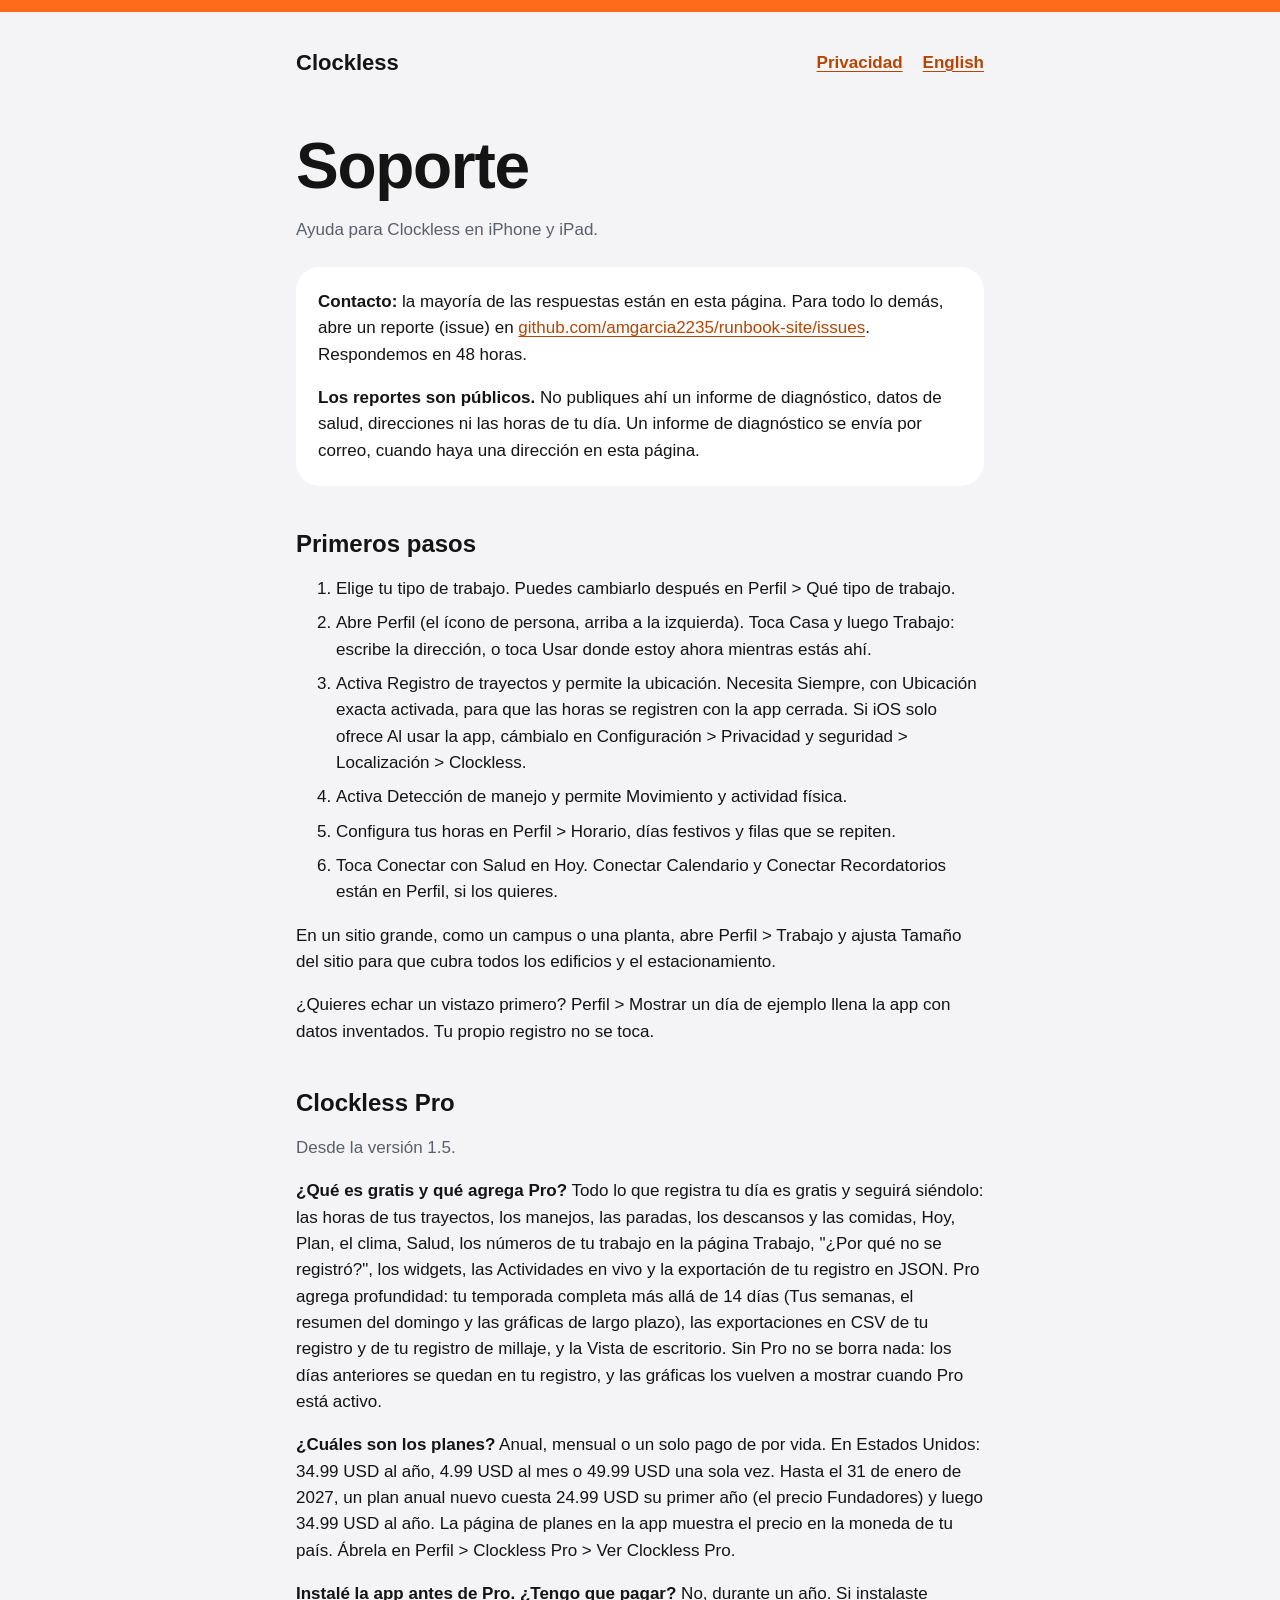
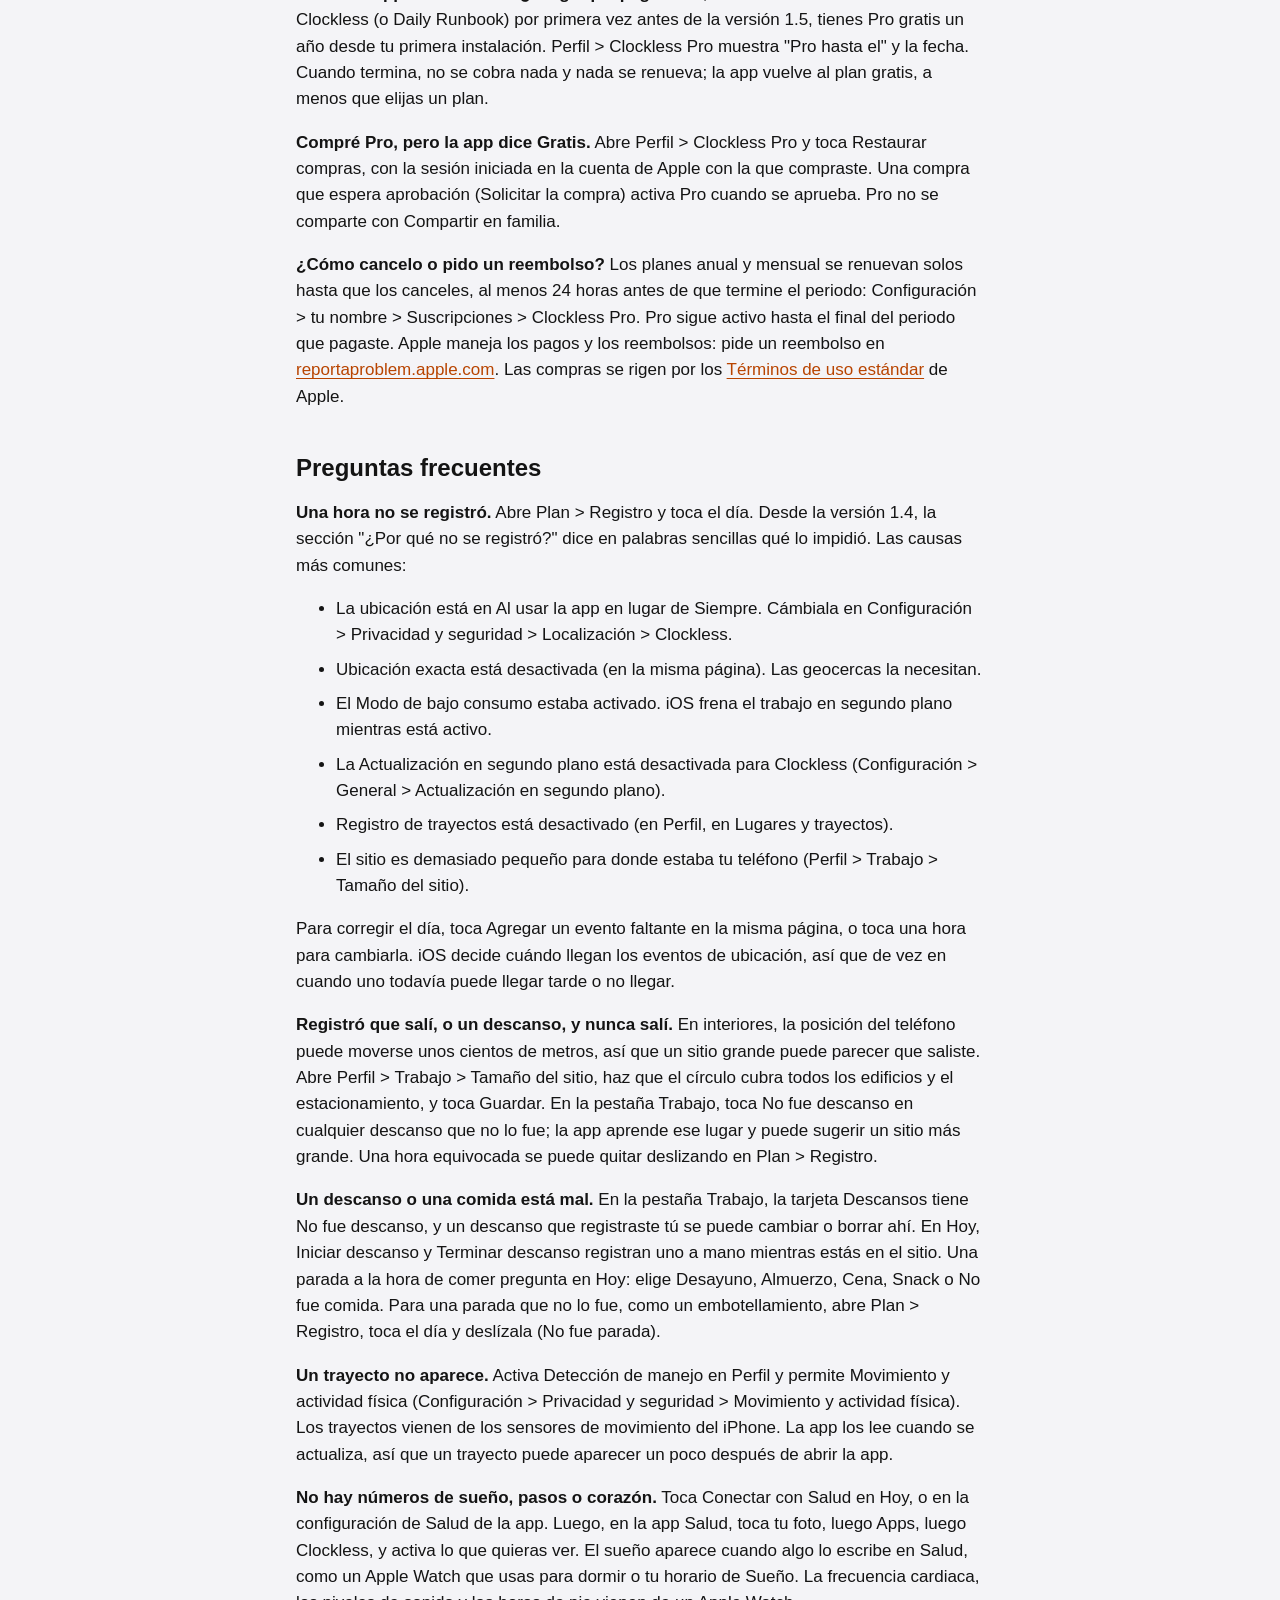
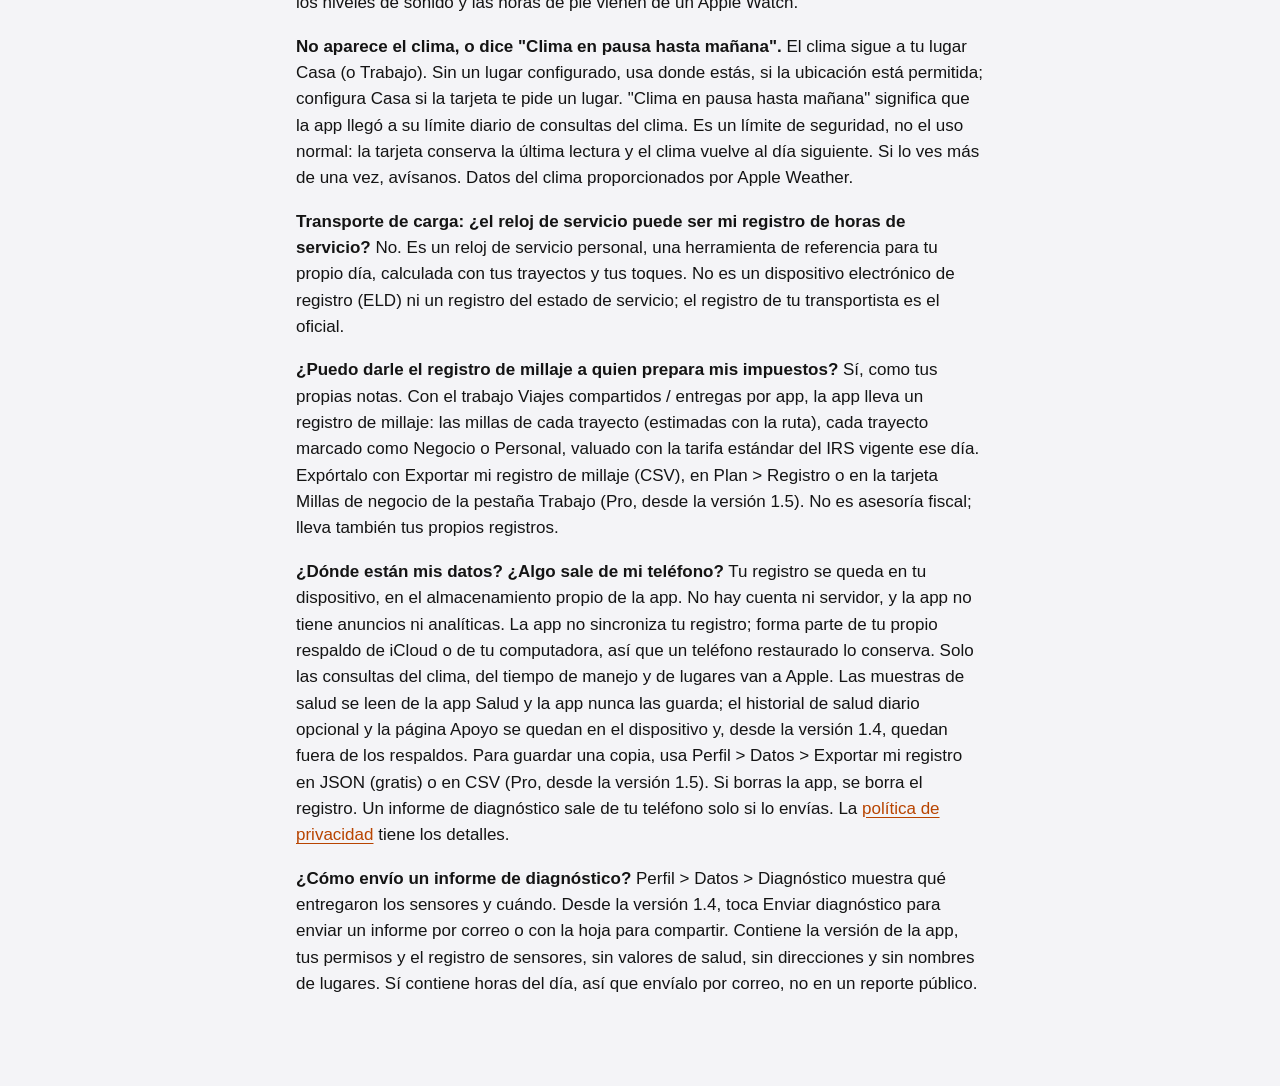
<file: es/support.html>
<!doctype html>
<html lang="es">
<head>
<meta charset="utf-8">
<meta name="viewport" content="width=device-width, initial-scale=1">
<title>Soporte de Clockless</title>
<meta name="description" content="Ayuda para Clockless en iPhone y iPad: primeros pasos, horas que faltan, diagnóstico y cómo contactar a soporte.">
<link rel="canonical" href="https://amgarcia2235.github.io/runbook-site/es/support.html">
<link rel="alternate" hreflang="en" href="https://amgarcia2235.github.io/runbook-site/support.html">
<link rel="alternate" hreflang="es" href="https://amgarcia2235.github.io/runbook-site/es/support.html">
<link rel="alternate" hreflang="x-default" href="https://amgarcia2235.github.io/runbook-site/support.html">
<meta name="theme-color" content="#FF6B1A">
<meta property="og:type" content="website">
<meta property="og:site_name" content="Clockless">
<meta property="og:title" content="Soporte de Clockless">
<meta property="og:description" content="Ayuda para Clockless en iPhone y iPad: primeros pasos, horas que faltan, diagnóstico y cómo contactar a soporte.">
<meta property="og:url" content="https://amgarcia2235.github.io/runbook-site/es/support.html">
<meta property="og:image" content="https://amgarcia2235.github.io/runbook-site/img/og-es.jpg">
<meta name="twitter:card" content="summary_large_image">
<meta name="twitter:title" content="Soporte de Clockless">
<meta name="twitter:description" content="Ayuda para Clockless en iPhone y iPad: primeros pasos, horas que faltan, diagnóstico y cómo contactar a soporte.">
<meta name="twitter:image" content="https://amgarcia2235.github.io/runbook-site/img/og-es.jpg">
<link rel="icon" type="image/png" sizes="32x32" href="../favicon-32.png">
<link rel="apple-touch-icon" href="../apple-touch-icon.png">
<link rel="stylesheet" href="../style.css">
</head>
<body>
<main>
<nav><a href="index.html">Clockless</a><a href="privacy.html">Privacidad</a><a href="../support.html" hreflang="en" lang="en">English</a></nav>
<h1>Soporte</h1>
<p class="muted">Ayuda para Clockless en iPhone y iPad.</p>

<div class="card">
<p><strong>Contacto:</strong> la mayoría de las respuestas están en esta página. Para todo lo demás, abre un reporte (issue) en <a href="https://github.com/amgarcia2235/runbook-site/issues">github.com/amgarcia2235/runbook-site/issues</a>. Respondemos en 48 horas.</p>
<p><strong>Los reportes son públicos.</strong> No publiques ahí un informe de diagnóstico, datos de salud, direcciones ni las horas de tu día. Un informe de diagnóstico se envía por correo, cuando haya una dirección en esta página.</p>
<!-- SUPPORT_EMAIL: add the support address here when it exists -->
</div>

<h2>Primeros pasos</h2>
<ol>
<li>Elige tu tipo de trabajo. Puedes cambiarlo después en Perfil &gt; Qué tipo de trabajo.</li>
<li>Abre Perfil (el ícono de persona, arriba a la izquierda). Toca Casa y luego Trabajo: escribe la dirección, o toca Usar donde estoy ahora mientras estás ahí.</li>
<li>Activa Registro de trayectos y permite la ubicación. Necesita Siempre, con Ubicación exacta activada, para que las horas se registren con la app cerrada. Si iOS solo ofrece Al usar la app, cámbialo en Configuración &gt; Privacidad y seguridad &gt; Localización &gt; Clockless.</li>
<li>Activa Detección de manejo y permite Movimiento y actividad física.</li>
<li>Configura tus horas en Perfil &gt; Horario, días festivos y filas que se repiten.</li>
<li>Toca Conectar con Salud en Hoy. Conectar Calendario y Conectar Recordatorios están en Perfil, si los quieres.</li>
</ol>
<p>En un sitio grande, como un campus o una planta, abre Perfil &gt; Trabajo y ajusta Tamaño del sitio para que cubra todos los edificios y el estacionamiento.</p>
<p>¿Quieres echar un vistazo primero? Perfil &gt; Mostrar un día de ejemplo llena la app con datos inventados. Tu propio registro no se toca.</p>

<h2 id="pro">Clockless Pro</h2>
<p class="muted">Desde la versión 1.5.</p>

<p id="pro-free"><strong>¿Qué es gratis y qué agrega Pro?</strong> Todo lo que registra tu día es gratis y seguirá siéndolo: las horas de tus trayectos, los manejos, las paradas, los descansos y las comidas, Hoy, Plan, el clima, Salud, los números de tu trabajo en la página Trabajo, "¿Por qué no se registró?", los widgets, las Actividades en vivo y la exportación de tu registro en JSON. Pro agrega profundidad: tu temporada completa más allá de 14 días (Tus semanas, el resumen del domingo y las gráficas de largo plazo), las exportaciones en CSV de tu registro y de tu registro de millaje, y la Vista de escritorio. Sin Pro no se borra nada: los días anteriores se quedan en tu registro, y las gráficas los vuelven a mostrar cuando Pro está activo.</p>

<p id="pro-plans"><strong>¿Cuáles son los planes?</strong> Anual, mensual o un solo pago de por vida. En Estados Unidos: 34.99 USD al año, 4.99 USD al mes o 49.99 USD una sola vez. Hasta el 31 de enero de 2027, un plan anual nuevo cuesta 24.99 USD su primer año (el precio Fundadores) y luego 34.99 USD al año. La página de planes en la app muestra el precio en la moneda de tu país. Ábrela en Perfil &gt; Clockless Pro &gt; Ver Clockless Pro.</p>

<p id="pro-grant"><strong>Instalé la app antes de Pro. ¿Tengo que pagar?</strong> No, durante un año. Si instalaste Clockless (o Daily Runbook) por primera vez antes de la versión 1.5, tienes Pro gratis un año desde tu primera instalación. Perfil &gt; Clockless Pro muestra "Pro hasta el" y la fecha. Cuando termina, no se cobra nada y nada se renueva; la app vuelve al plan gratis, a menos que elijas un plan.</p>

<p id="pro-restore"><strong>Compré Pro, pero la app dice Gratis.</strong> Abre Perfil &gt; Clockless Pro y toca Restaurar compras, con la sesión iniciada en la cuenta de Apple con la que compraste. Una compra que espera aprobación (Solicitar la compra) activa Pro cuando se aprueba. Pro no se comparte con Compartir en familia.</p>

<p id="pro-cancel"><strong>¿Cómo cancelo o pido un reembolso?</strong> Los planes anual y mensual se renuevan solos hasta que los canceles, al menos 24 horas antes de que termine el periodo: Configuración &gt; tu nombre &gt; Suscripciones &gt; Clockless Pro. Pro sigue activo hasta el final del periodo que pagaste. Apple maneja los pagos y los reembolsos: pide un reembolso en <a href="https://reportaproblem.apple.com">reportaproblem.apple.com</a>. Las compras se rigen por los <a href="https://www.apple.com/legal/internet-services/itunes/dev/stdeula/">Términos de uso estándar</a> de Apple.</p>

<h2>Preguntas frecuentes</h2>

<p id="missed"><strong>Una hora no se registró.</strong> Abre Plan &gt; Registro y toca el día. Desde la versión 1.4, la sección "¿Por qué no se registró?" dice en palabras sencillas qué lo impidió. Las causas más comunes:</p>
<ul>
<li>La ubicación está en Al usar la app en lugar de Siempre. Cámbiala en Configuración &gt; Privacidad y seguridad &gt; Localización &gt; Clockless.</li>
<li>Ubicación exacta está desactivada (en la misma página). Las geocercas la necesitan.</li>
<li>El Modo de bajo consumo estaba activado. iOS frena el trabajo en segundo plano mientras está activo.</li>
<li>La Actualización en segundo plano está desactivada para Clockless (Configuración &gt; General &gt; Actualización en segundo plano).</li>
<li>Registro de trayectos está desactivado (en Perfil, en Lugares y trayectos).</li>
<li>El sitio es demasiado pequeño para donde estaba tu teléfono (Perfil &gt; Trabajo &gt; Tamaño del sitio).</li>
</ul>
<p>Para corregir el día, toca Agregar un evento faltante en la misma página, o toca una hora para cambiarla. iOS decide cuándo llegan los eventos de ubicación, así que de vez en cuando uno todavía puede llegar tarde o no llegar.</p>

<p id="extra"><strong>Registró que salí, o un descanso, y nunca salí.</strong> En interiores, la posición del teléfono puede moverse unos cientos de metros, así que un sitio grande puede parecer que saliste. Abre Perfil &gt; Trabajo &gt; Tamaño del sitio, haz que el círculo cubra todos los edificios y el estacionamiento, y toca Guardar. En la pestaña Trabajo, toca No fue descanso en cualquier descanso que no lo fue; la app aprende ese lugar y puede sugerir un sitio más grande. Una hora equivocada se puede quitar deslizando en Plan &gt; Registro.</p>

<p id="breaks"><strong>Un descanso o una comida está mal.</strong> En la pestaña Trabajo, la tarjeta Descansos tiene No fue descanso, y un descanso que registraste tú se puede cambiar o borrar ahí. En Hoy, Iniciar descanso y Terminar descanso registran uno a mano mientras estás en el sitio. Una parada a la hora de comer pregunta en Hoy: elige Desayuno, Almuerzo, Cena, Snack o No fue comida. Para una parada que no lo fue, como un embotellamiento, abre Plan &gt; Registro, toca el día y deslízala (No fue parada).</p>

<p id="drives"><strong>Un trayecto no aparece.</strong> Activa Detección de manejo en Perfil y permite Movimiento y actividad física (Configuración &gt; Privacidad y seguridad &gt; Movimiento y actividad física). Los trayectos vienen de los sensores de movimiento del iPhone. La app los lee cuando se actualiza, así que un trayecto puede aparecer un poco después de abrir la app.</p>

<p id="health"><strong>No hay números de sueño, pasos o corazón.</strong> Toca Conectar con Salud en Hoy, o en la configuración de Salud de la app. Luego, en la app Salud, toca tu foto, luego Apps, luego Clockless, y activa lo que quieras ver. El sueño aparece cuando algo lo escribe en Salud, como un Apple Watch que usas para dormir o tu horario de Sueño. La frecuencia cardiaca, los niveles de sonido y las horas de pie vienen de un Apple Watch.</p>

<p id="weather"><strong>No aparece el clima, o dice "Clima en pausa hasta mañana".</strong> El clima sigue a tu lugar Casa (o Trabajo). Sin un lugar configurado, usa donde estás, si la ubicación está permitida; configura Casa si la tarjeta te pide un lugar. "Clima en pausa hasta mañana" significa que la app llegó a su límite diario de consultas del clima. Es un límite de seguridad, no el uso normal: la tarjeta conserva la última lectura y el clima vuelve al día siguiente. Si lo ves más de una vez, avísanos. Datos del clima proporcionados por Apple Weather.</p>

<p id="trucking"><strong>Transporte de carga: ¿el reloj de servicio puede ser mi registro de horas de servicio?</strong> No. Es un reloj de servicio personal, una herramienta de referencia para tu propio día, calculada con tus trayectos y tus toques. No es un dispositivo electrónico de registro (ELD) ni un registro del estado de servicio; el registro de tu transportista es el oficial.</p>

<p id="mileage"><strong>¿Puedo darle el registro de millaje a quien prepara mis impuestos?</strong> Sí, como tus propias notas. Con el trabajo Viajes compartidos / entregas por app, la app lleva un registro de millaje: las millas de cada trayecto (estimadas con la ruta), cada trayecto marcado como Negocio o Personal, valuado con la tarifa estándar del IRS vigente ese día. Expórtalo con Exportar mi registro de millaje (CSV), en Plan &gt; Registro o en la tarjeta Millas de negocio de la pestaña Trabajo (Pro, desde la versión 1.5). No es asesoría fiscal; lleva también tus propios registros.</p>

<p id="data"><strong>¿Dónde están mis datos? ¿Algo sale de mi teléfono?</strong> Tu registro se queda en tu dispositivo, en el almacenamiento propio de la app. No hay cuenta ni servidor, y la app no tiene anuncios ni analíticas. La app no sincroniza tu registro; forma parte de tu propio respaldo de iCloud o de tu computadora, así que un teléfono restaurado lo conserva. Solo las consultas del clima, del tiempo de manejo y de lugares van a Apple. Las muestras de salud se leen de la app Salud y la app nunca las guarda; el historial de salud diario opcional y la página Apoyo se quedan en el dispositivo y, desde la versión 1.4, quedan fuera de los respaldos. Para guardar una copia, usa Perfil &gt; Datos &gt; Exportar mi registro en JSON (gratis) o en CSV (Pro, desde la versión 1.5). Si borras la app, se borra el registro. Un informe de diagnóstico sale de tu teléfono solo si lo envías. La <a href="privacy.html">política de privacidad</a> tiene los detalles.</p>

<p id="diagnostics"><strong>¿Cómo envío un informe de diagnóstico?</strong> Perfil &gt; Datos &gt; Diagnóstico muestra qué entregaron los sensores y cuándo. Desde la versión 1.4, toca Enviar diagnóstico para enviar un informe por correo o con la hoja para compartir. Contiene la versión de la app, tus permisos y el registro de sensores, sin valores de salud, sin direcciones y sin nombres de lugares. Sí contiene horas del día, así que envíalo por correo, no en un reporte público.</p>
</main>
</body>
</html>
</file>
<file: style.css>
/* Clockless. Colours are the app's own tokens (DesignTokens.swift). Orange is a field; text on it is black. */
:root {
  color-scheme: light dark;
  --page: #F4F4F7; --box: #FFFFFF; --text: #141414; --muted: #5B5F6B; --line: #DADAE1; --tile: #ECECF1;
  --hivis: #FF6B1A; --ink: #141414;
  --today: #1F56C7; --plan: #006C5B; --health: #A3233F; --work: #B84400; --sleep: #4A3FB5; --food: #8A4F00;
  --due: #8A5A00; --done: #1F7A3A;
  --accent: var(--work);
  --round: ui-rounded, "SF Pro Rounded", -apple-system, BlinkMacSystemFont, "Segoe UI", Roboto, "Helvetica Neue", Arial, sans-serif;
  --text-font: -apple-system, BlinkMacSystemFont, "Segoe UI", Roboto, "Helvetica Neue", Arial, sans-serif;
}
@media (prefers-color-scheme: dark) {
  :root {
    --page: #000000; --box: #1C1C1E; --text: #F5F5F7; --muted: #B8BCC8; --line: #333338; --tile: #2A2A2E;
    --today: #9DBCFF; --plan: #4FD8BE; --health: #FF8FA6; --work: #FF8A33; --sleep: #BEB4FF; --food: #FFC06A;
    --due: #FFD54F; --done: #7BDC95;
  }
}
*, *::before, *::after { box-sizing: border-box; }
html { -webkit-text-size-adjust: 100%; scroll-padding-top: 72px; }
body { margin: 0; background: var(--page); color: var(--text); font: 17px/1.55 var(--text-font); overflow-wrap: break-word; }
img, svg { display: block; max-width: 100%; }
img { height: auto; }
a { color: var(--accent); text-underline-offset: 3px; }
:focus-visible { outline: 3px solid var(--text); outline-offset: 3px; border-radius: 6px; }

/* Privacy and support */
body:not(.home) { border-top: 12px solid var(--hivis); }
main { max-width: 720px; margin: 0 auto; padding: 28px 16px 72px; }
main > nav { display: flex; flex-wrap: wrap; align-items: center; gap: 4px 20px; margin-bottom: 48px; }
main > nav a { display: inline-block; padding: 10px 0; font-weight: 600; }
main > nav a:first-child { margin-right: auto; color: var(--text); font: 800 22px/1.2 var(--round); text-decoration: none; }
main > h1 { max-width: none; margin: 0 0 8px; font: 800 clamp(42px, 9vw, 64px)/1.02 var(--round); letter-spacing: -.02em; }
main > h2 { max-width: none; margin: 44px 0 8px; font: 700 24px/1.2 var(--round); letter-spacing: 0; }
.muted { color: var(--muted); }
.card { margin: 24px 0; padding: 22px; background: var(--box); border-radius: 24px; }
.card p:first-child { margin-top: 0; } .card p:last-child { margin-bottom: 0; }
main li { margin-bottom: 8px; }

/* Home */
.skip { position: absolute; left: 12px; top: -80px; z-index: 30; padding: 12px 18px; background: var(--ink); color: #fff; border-radius: 999px; font-weight: 600; }
.skip:focus { top: 12px; }
.wrap { width: min(1240px, 100%); margin: 0 auto; padding: 0 clamp(16px, 3vw, 32px); }
.home main { max-width: none; margin: 0; padding: 0; }
.home main:focus { outline: none; }
.home li { margin: 0; }
.display { margin: 0; font: 600 clamp(60px, 21vw, 112px)/.95 var(--round); font-variant-numeric: tabular-nums; letter-spacing: -.035em; color: var(--accent); white-space: nowrap; }
.display small { margin-left: .1em; font-size: .24em; font-weight: 700; letter-spacing: 0; }
.label { margin: 0; font: 700 13px/1.3 var(--round); letter-spacing: .09em; text-transform: uppercase; }

.hero, .close { background: var(--hivis); color: var(--ink); }
.hero a, .close a { color: var(--ink); }
.hero :focus-visible, .close :focus-visible { outline-color: var(--ink); }
.bar { display: flex; align-items: center; justify-content: space-between; gap: 16px; padding-top: 14px; padding-bottom: 14px; }
.mark { display: inline-flex; align-items: center; gap: 9px; min-height: 44px; font: 800 23px/1 var(--round); text-decoration: none; }
.mark svg { width: 30px; height: 30px; }
.lang { display: inline-flex; align-items: center; min-height: 44px; font-weight: 700; }
.hero-grid { display: grid; gap: 40px; padding-top: clamp(16px, 4vw, 44px); }
.stamp { display: flex; align-items: center; gap: 9px; }
.stamp::before { content: ""; width: 14px; height: 14px; border-radius: 50%; background: var(--ink); }
.hero-time { margin: 6px 0 0 -.03em; color: var(--ink); font-size: clamp(96px, 30vw, 300px); line-height: .9; }
.hero-time small { font-size: .17em; }
h1, h2 { text-wrap: balance; }
h1 { margin: 20px 0 0; font: 800 clamp(44px, 7.4vw, 92px)/.98 var(--round); letter-spacing: -.03em; max-width: 11em; }
.lede { margin: 20px 0 0; max-width: 33em; font-size: clamp(19px, 2vw, 22px); line-height: 1.4; font-weight: 500; }
.badge { display: inline-block; margin-top: 28px; padding: 6px; border-radius: 12px; }
.badge img { width: 168px; height: 56px; }
.fine { margin: 14px 0 0; font-size: 15px; font-weight: 500; }
.hero-phone { justify-self: center; width: min(84vw, 400px); margin: 0; }
.phone { border-radius: 11% 11% 0 0 / 6.9% 6.9% 0 0; }

.strip { position: sticky; top: 0; z-index: 20; background: var(--page); border-bottom: 1px solid var(--line); }
.strip-in { position: relative; height: 56px; }
.track { position: absolute; left: clamp(16px, 3vw, 32px); right: clamp(16px, 3vw, 32px); top: 13px; height: 12px; border-radius: 6px; background: var(--tile); }
.shift, .seg { position: absolute; top: 0; bottom: 0; }
.shift { left: 11.1%; width: 44.5%; background: var(--line); }
.seg { background: var(--hivis); transform-origin: left; }
.pin { position: absolute; top: 50%; width: 16px; height: 16px; margin: -8px 0 0 -8px; border-radius: 50%; background: var(--c); border: 3px solid var(--c); box-shadow: 0 0 0 2px var(--page); }
.pin.open { --c: var(--due); background: var(--page); }
.ticks { position: absolute; left: 0; right: 0; top: 29px; display: flex; justify-content: space-between; color: var(--muted); font: 600 12px/1.2 var(--round); }

.log { margin: 0; padding: 0; list-style: none; }
.entry { display: grid; grid-template-columns: 40px minmax(0, 1fr); column-gap: 8px; }
.rail { position: relative; grid-row: 1 / span 3; }
.rail::before, .rail::after { content: ""; position: absolute; left: 11px; top: 0; bottom: 0; width: 4px; background: var(--line); }
.rail::after { background: var(--accent); transform-origin: top; }
.node { display: block; position: absolute; z-index: 1; left: 0; top: 84px; width: 26px; height: 26px; border-radius: 50%; background: var(--accent); border: 4px solid var(--page); box-shadow: 0 0 0 3px var(--accent); }
.when { padding-top: 56px; }
.what { margin: 10px 0 0; color: var(--text); font: 700 20px/1.25 var(--round); }
.body { padding: 24px 0 72px; }
h2 { margin: 0; max-width: 15em; font: 800 clamp(34px, 4.6vw, 56px)/1.03 var(--round); letter-spacing: -.025em; }
.body > p, .side { margin: 18px 0 0; max-width: 34em; font-size: 19px; line-height: 1.45; }
.side { color: var(--muted); font-size: 17px; }
.box { margin-top: 28px; padding: 20px 22px; background: var(--box); border-radius: 24px; }
.hub-plan { --accent: var(--plan); } .hub-food { --accent: var(--food); } .hub-today { --accent: var(--today); }
.hub-work { --accent: var(--work); } .hub-due { --accent: var(--due); } .hub-done { --accent: var(--done); } .hub-sleep { --accent: var(--sleep); }

.vs { position: relative; height: 112px; max-width: 520px; }
.vs-line { position: absolute; left: 0; right: 0; top: 54px; height: 4px; border-radius: 2px; background: var(--line); }
.vs-dot { position: absolute; top: 45px; width: 22px; height: 22px; margin-left: -11px; border-radius: 50%; }
.vs-dot.hollow { left: 62%; border: 4px solid var(--muted); background: var(--box); }
.vs-dot.solid { left: 34%; background: var(--accent); }
.vs-t { position: absolute; font: 700 16px/1.2 var(--round); font-variant-numeric: tabular-nums; white-space: nowrap; }
.vs-t.a { left: 34%; top: 8px; transform: translateX(-50%); color: var(--accent); }
.vs-t.b { left: 62%; bottom: 8px; transform: translateX(-50%); color: var(--muted); font-weight: 600; }

.row { display: flex; align-items: center; gap: 14px; max-width: 480px; }
.row svg { flex: none; width: 34px; height: 34px; color: var(--accent); }
.row b { display: block; font: 700 21px/1.2 var(--round); }
.row span { color: var(--muted); }
.row .ok { flex: none; width: 30px; height: 30px; margin-left: auto; color: var(--done); }
.shot { margin: 28px 0 0; border-radius: 24px; }
.plate { margin: 28px 0 0; padding: clamp(18px, 4vw, 44px) clamp(18px, 4vw, 44px) 0; overflow: hidden; background: var(--hivis); color: var(--ink); border-radius: 28px; }
.plate img { margin: 0 auto; }
.tablet { border-radius: 4.5% 4.5% 0 0 / 5.5% 5.5% 0 0; }
.chips { display: flex; flex-wrap: wrap; gap: 8px; margin: 24px 0 0; padding: 0; list-style: none; }
.chips li { padding: 7px 14px; background: var(--box); border-radius: 999px; font-weight: 600; font-size: 16px; }

.plates { display: grid; gap: 16px; margin-top: 32px; }
.plates .plate { display: flex; flex-direction: column; margin: 0; }
.plates figcaption { margin-bottom: 24px; }
.plates strong { display: block; margin-top: 6px; font: 800 clamp(26px, 3vw, 34px)/1.08 var(--round); letter-spacing: -.015em; }
.tag { display: inline-block; margin-top: 12px; padding: 5px 12px; background: var(--ink); color: #fff; border-radius: 16px; font-weight: 700; font-size: 15px; }
.plates img { width: min(100%, 360px); margin-top: auto; }
.jobs { margin: 16px 0 0; padding: 6px 22px; background: var(--box); border-radius: 24px; }
.jobs div { padding: 16px 0; border-top: 1px solid var(--line); }
.jobs div:first-child { border-top: 0; }
.jobs dt { font: 700 20px/1.25 var(--round); }
.jobs dd { margin: 4px 0 0; color: var(--muted); }
.jobs .must { display: block; margin-top: 8px; color: var(--text); font-weight: 600; }

.hollow-time { color: var(--due); }
@supports (-webkit-text-stroke: 2px red) {
  .hollow-time { color: transparent; -webkit-text-stroke: 2.5px var(--due); }
  .hollow-time small { color: var(--due); -webkit-text-stroke: 0; }
}
.hub-due .node { background: var(--page); }
.sources { margin: 26px 0 0; padding: 0; list-style: none; max-width: 520px; }
.sources li { padding: 11px 0; border-top: 1px solid var(--line); font: 700 20px/1.25 var(--round); }
.why h3 { margin: 0 0 6px; color: var(--accent); font: 700 20px/1.25 var(--round); }
.why p { margin: 0; }
.nots { display: grid; grid-template-columns: 1fr 1fr; gap: 8px; margin: 28px 0 0; padding: 0; list-style: none; max-width: 620px; }
.nots li { padding: 18px 16px; background: var(--box); border-radius: 16px; font: 800 clamp(19px, 2.6vw, 28px)/1.1 var(--round); letter-spacing: -.01em; }

.close { padding: clamp(56px, 8vw, 104px) 0 clamp(48px, 6vw, 72px); }
.close h2 { max-width: 11em; font-size: clamp(50px, 9vw, 118px); line-height: .96; letter-spacing: -.035em; }
.close p { max-width: 32em; margin: 22px 0 0; font-size: 20px; line-height: 1.4; font-weight: 500; }
.foot { background: var(--ink); color: #F5F5F7; padding: 26px 0 32px; font-size: 15px; }
.foot a { color: #F5F5F7; }
.foot nav { display: flex; flex-wrap: wrap; gap: 0 24px; }
.foot nav a { display: inline-flex; align-items: center; min-height: 44px; font-weight: 600; }
.foot p { margin: 8px 0 0; color: #C9CBD3; }
.foot :focus-visible { outline-color: #fff; }

@media (max-width: 559px) {
  .shot { width: 100%; aspect-ratio: 2.45; object-fit: cover; object-position: left; }
  .nots li { padding: 16px 12px; }
}
@media (min-width: 720px) {
  .plates { grid-template-columns: 1fr 1fr; }
  .jobs { display: grid; grid-template-columns: 1fr 1fr; column-gap: 40px; }
  .jobs div:nth-child(2) { border-top: 0; }
  .jobs .wide { grid-column: 1 / -1; }
  .jobs .wide ~ div:nth-child(n) { border-top: 1px solid var(--line); }
}
@media (min-width: 980px) {
  .hero-grid { grid-template-columns: minmax(0, 1fr) 400px; align-items: end; column-gap: 48px; }
  .hero-copy { padding-bottom: 64px; }
  .display { font-size: clamp(92px, 9.2vw, 126px); }
  .hero-time { font-size: clamp(170px, 20vw, 290px); }
  .entry { grid-template-columns: 56px minmax(0, 440px) minmax(0, 1fr); column-gap: 20px; }
  .rail { grid-row: 1 / span 2; }
  .rail::before, .rail::after { left: 13px; }
  .node { position: sticky; top: 118px; margin: 118px 0 0 2px; }
  .when { position: sticky; top: 57px; align-self: start; padding: 76px 0 72px; }
  .body { padding: 84px 0 96px; }
  .full { grid-column: 2 / -1; padding: 0 0 96px; }
  .entry-work .body { padding-bottom: 0; }
  .entry-work .when { position: static; padding-bottom: 0; }
}
@media (max-width: 979px) { .full { grid-column: 2; padding-bottom: 72px; } .entry-work .body { padding-bottom: 0; } }

@media (prefers-reduced-motion: no-preference) {
  @supports (animation-timeline: view()) {
    .rail::after { animation: pour linear both; animation-timeline: view(); animation-range: cover 0% cover 70%; }
    .node { animation: fill linear both; animation-timeline: view(); animation-range: entry 40% cover 32%; }
    .hub-due .node { animation: none; }
    @keyframes pour { from { transform: scaleY(0); } }
    @keyframes fill { from { background: var(--page); } 99% { background: var(--page); } }
  }
  @supports (timeline-scope: --a) {
    .home { timeline-scope: --e1, --e2, --e3, --e4, --e5, --e6, --e7, --e8; }
    #e1 { view-timeline-name: --e1; } #e2 { view-timeline-name: --e2; } #e3 { view-timeline-name: --e3; } #e4 { view-timeline-name: --e4; }
    #e5 { view-timeline-name: --e5; } #e6 { view-timeline-name: --e6; } #e7 { view-timeline-name: --e7; } #e8 { view-timeline-name: --e8; }
    .seg { animation: grow linear both; animation-timeline: var(--t); animation-range: entry 20% entry 100%; }
    .pin[style*="--t"] { animation: logged linear both; animation-timeline: var(--t); animation-range: entry 20% entry 100%; }
    @keyframes grow { from { transform: scaleX(0); } }
    @keyframes logged { from { background: var(--page); } 99% { background: var(--page); } }
  }
}
@media print { .strip { position: static; } }
</file>
